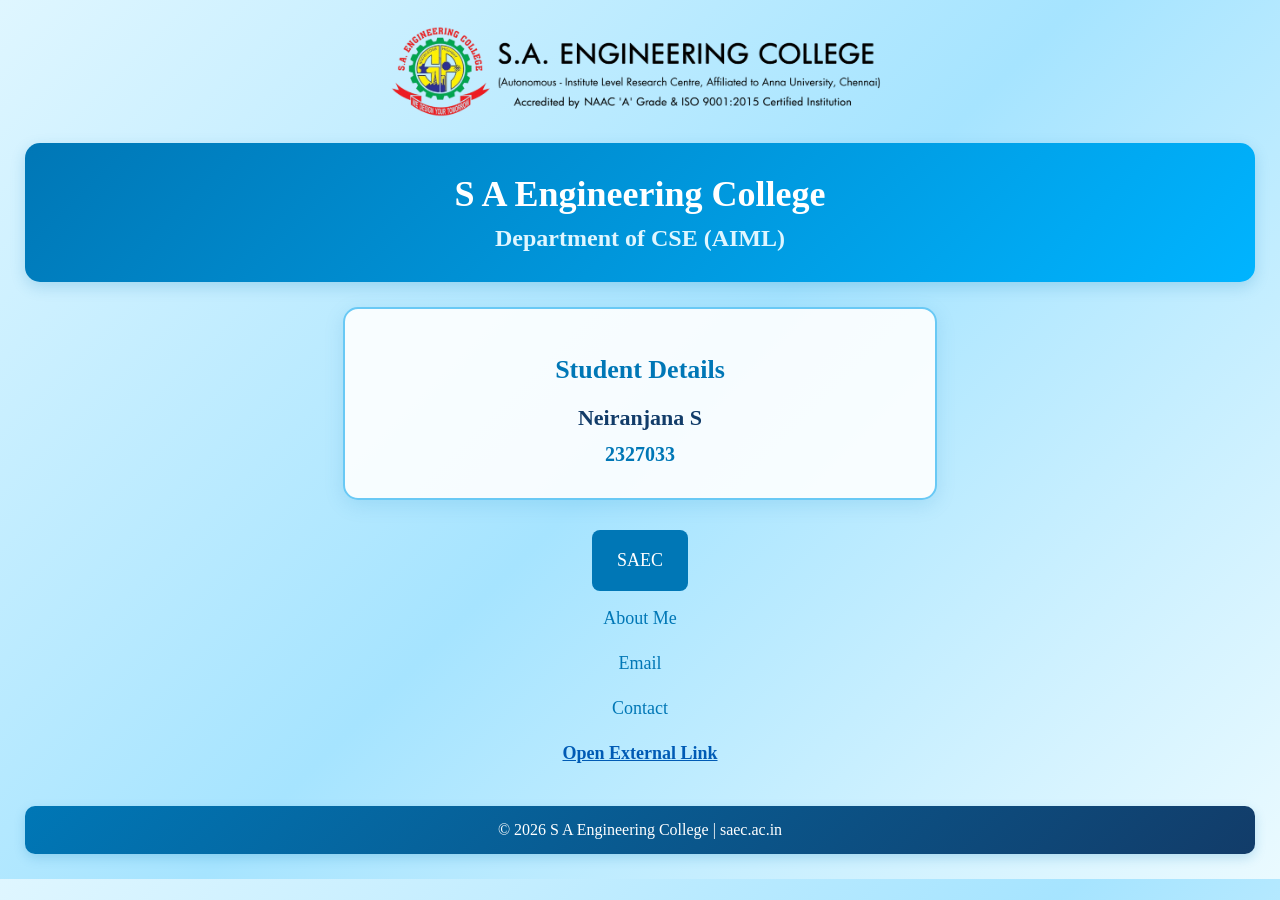
<file: Doodle blue Practice/index.html>
<!DOCTYPE html>
<html lang="en">
<head>
    <meta charset="UTF-8">
    <meta name="viewport" content="width=device-width, initial-scale=1.0">
    <meta name="description" content="S A Engineering website">
    <title>S A Engineering</title>
</head>

<body style="font-family: 'Times New Roman', Times, serif;
             background: linear-gradient(135deg, #dff6ff, #a6e4ff, #eafaff);
             color: #123c69;
             text-align: center;
             margin: 0;
             padding: 25px;">

    <img src="SAEC Logo.png"
         alt="S A Engineering College"
         width="500"
         height="100"
         style="max-width: 100%;
                height: auto;
                border-radius: 10px;
                margin-bottom: 20px;">

    <header style="background: linear-gradient(135deg, #0077b6, #00b4ff);
                   color: white;
                   padding: 20px;
                   border-radius: 15px;
                   margin-bottom: 25px;
                   box-shadow: 0 5px 15px #0077b633;">

        <h1 style="font-size: 36px; margin: 10px;">
            S A Engineering College
        </h1>

        <h2 style="font-size: 24px;
                   color: #dff6ff;
                   margin: 10px;">
            Department of CSE (AIML)
        </h2>

    </header>

    <section style="background-color: rgba(255,255,255,0.9);
                    max-width: 550px;
                    margin: 0 auto 25px;
                    padding: 20px;
                    border: 2px solid #69c9f5;
                    border-radius: 15px;
                    box-shadow: 0 5px 20px #0077b622;">

        <h3 style="color: #0077b6;
                   font-size: 26px;
                   margin-bottom: 20px;">
            Student Details
        </h3>

        <h4 style="color: #123c69;
                   font-size: 22px;
                   margin: 12px;">
            Neiranjana S
        </h4>

        <h4 style="color: #0077b6;
                   font-size: 20px;
                   margin: 12px;">
            2327033
        </h4>

    </section>

    <nav style="margin: 25px auto;
                line-height: 2.5;">

        <a href="https://saec.ac.in/"
           style="display: inline-block;
                  background-color: #0077b6;
                  color: white;
                  padding: 8px 25px;
                  border-radius: 8px;
                  text-decoration: none;
                  font-size: 18px;
                  margin: 5px;">
            SAEC
        </a>
        <br>

        <a href="about.html"
           style="color: #0077b6;
                  font-size: 18px;
                  text-decoration: none;">
            About Me
        </a>
        <br>

        <a href="mailto:sneiranjana2006@gmail.com"
           style="color: #0077b6;
                  font-size: 18px;
                  text-decoration: none;">
            Email
        </a>
        <br>

        <a href="tel:+917810096002"
           style="color: #0077b6;
                  font-size: 18px;
                  text-decoration: none;">
            Contact
        </a>
        <br>

        <a href="https://saec.ac.in/"
           target="_blank"
           rel="noopener"
           style="color: #005bb5;
                  font-size: 18px;
                  font-weight: bold;
                  text-decoration: underline;">
            Open External Link
        </a>

    </nav>

    <footer style="background: linear-gradient(135deg, #0077b6, #123c69);
                   color: white;
                   padding: 15px;
                   margin-top: 30px;
                   border-radius: 10px;
                   font-size: 16px;
                   box-shadow: 0 4px 12px #0077b633;">
        © 2026 S A Engineering College | saec.ac.in
    </footer>

</body>
</html>
</file>
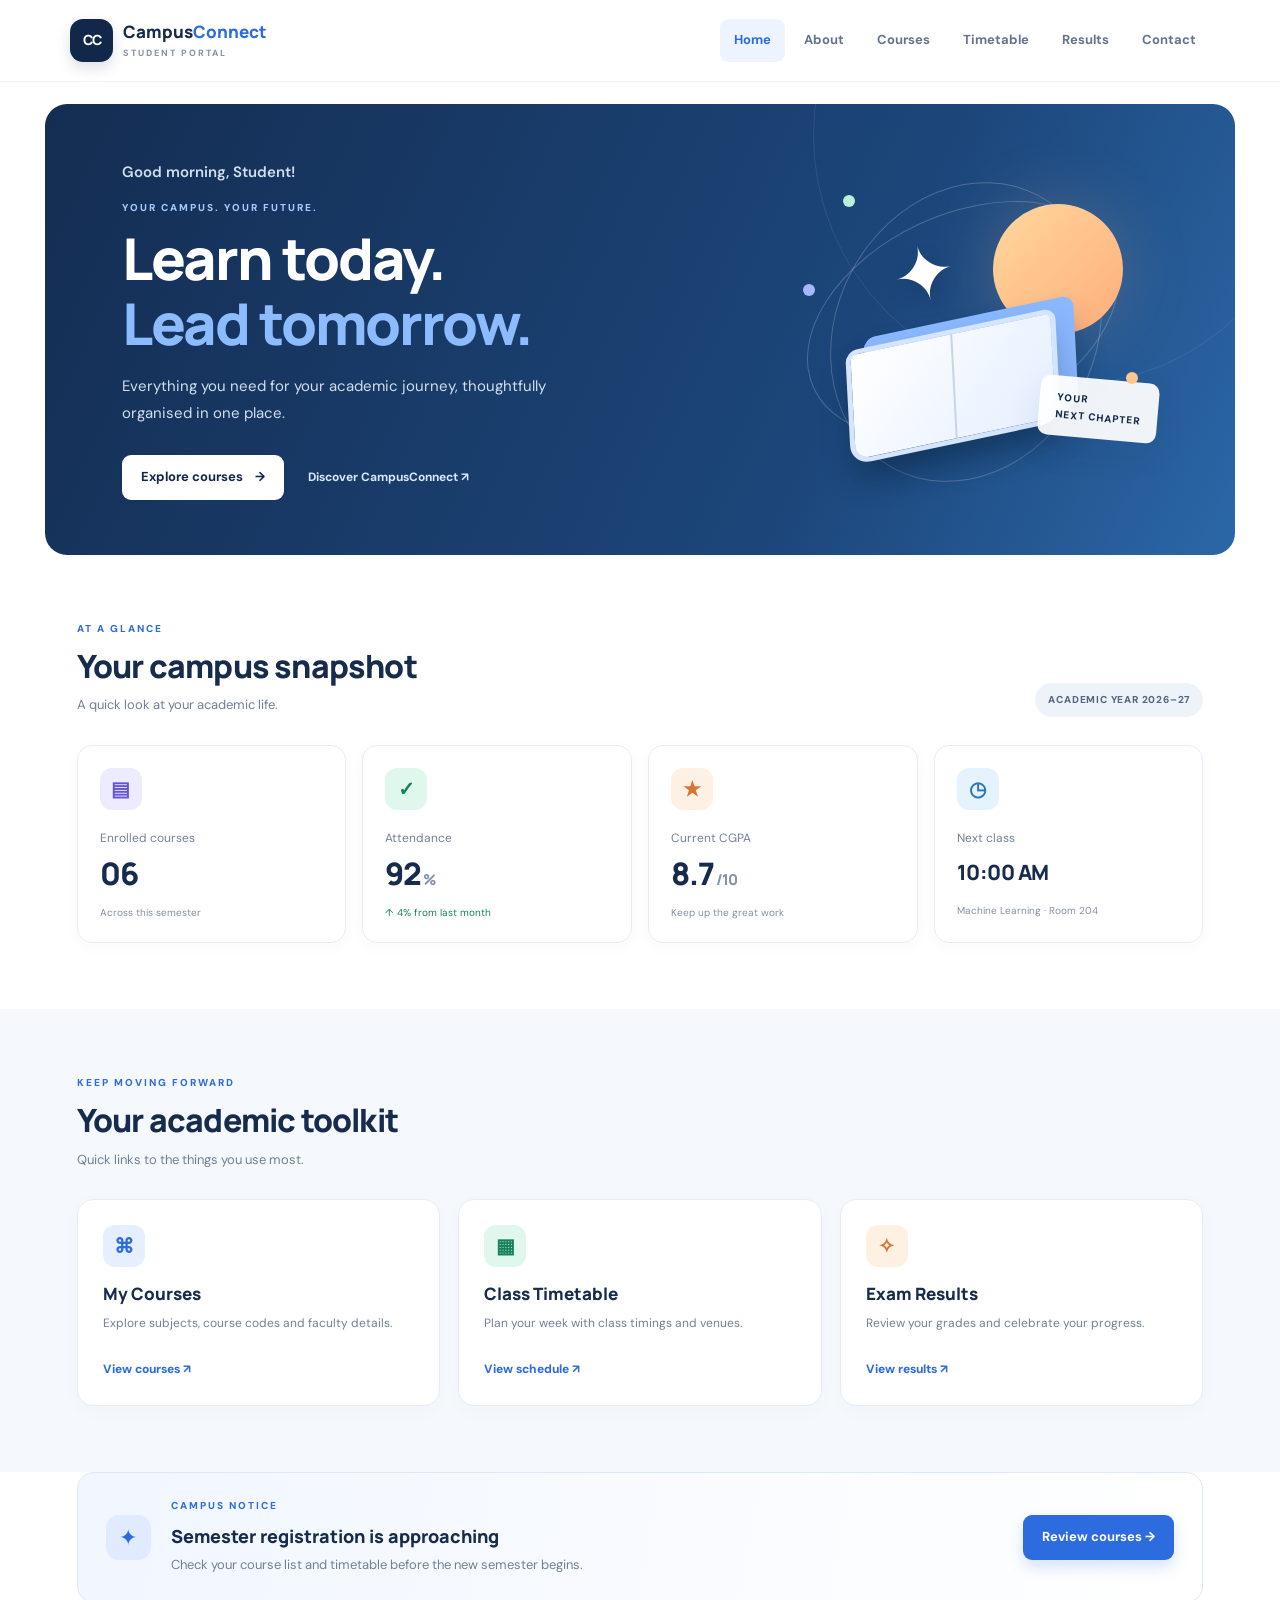
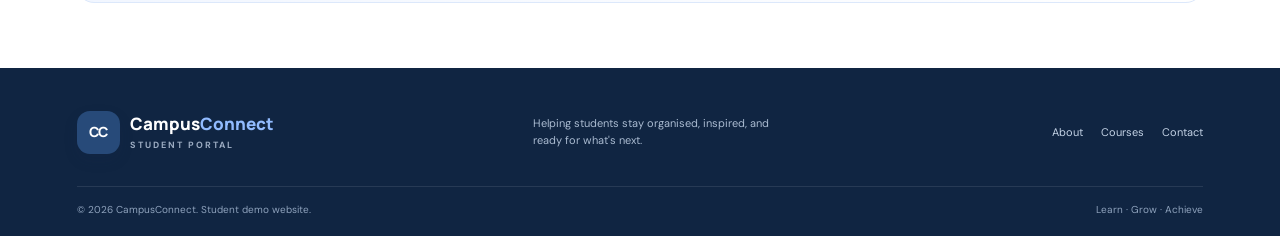
<file: student_portal_website/index.html>
<!DOCTYPE html>
<html lang="en">
<head>
  <meta charset="UTF-8">
  <meta name="viewport" content="width=device-width, initial-scale=1.0">
  <meta name="description" content="Student Portal - your academic information in one place.">
  <title>Home | CampusConnect Student Portal</title>
  <link rel="stylesheet" href="style.css">
  <script src="index.js" defer></script>
</head>
<body>
<header class="site-header">
  <a class="brand" href="index.html"><span class="brand-mark">CC</span><span>Campus<span class="brand-accent">Connect</span><small>STUDENT PORTAL</small></span></a>
  <input class="nav-toggle" type="checkbox" id="nav-toggle" aria-label="Toggle navigation">
  <label class="nav-toggle-label" for="nav-toggle"><span></span><span></span><span></span></label>
  <nav class="main-nav">
    <a class="active" href="index.html">Home</a><a href="about.html">About</a><a href="courses.html">Courses</a><a href="timetable.html">Timetable</a><a href="results.html">Results</a><a href="contact.html">Contact</a>
  </nav>
</header>
<main>
  <section class="hero">
    <div class="hero-content">
      <p class="greeting" id="greeting" aria-live="polite"></p>
      <span class="eyebrow light">YOUR CAMPUS. YOUR FUTURE.</span>
      <h1>Learn today.<br><span>Lead tomorrow.</span></h1>
      <p>Everything you need for your academic journey, thoughtfully organised in one place.</p>
      <div class="hero-actions"><a class="btn btn-white" href="courses.html">Explore courses <span>→</span></a><a class="text-link light-link" href="about.html">Discover CampusConnect ↗</a></div>
    </div>
    <div class="hero-art" aria-label="Illustration of a student studying" role="img">
      <div class="art-orbit orbit-one"></div><div class="art-orbit orbit-two"></div>
      <div class="art-sun"></div><div class="art-book book-back"></div><div class="art-book book-front"></div>
      <div class="art-cap">✦</div><div class="art-note">YOUR<br>NEXT CHAPTER</div>
      <div class="art-dot dot-one"></div><div class="art-dot dot-two"></div><div class="art-dot dot-three"></div>
    </div>
  </section>
  <section class="section">
    <div class="section-heading"><div><span class="eyebrow">AT A GLANCE</span><h2>Your campus snapshot</h2><p class="muted">A quick look at your academic life.</p></div><span class="term-pill">ACADEMIC YEAR 2026–27</span></div>
    <div class="stats-grid">
      <article class="stat-card"><div class="stat-icon lavender">▤</div><span class="stat-label">Enrolled courses</span><strong>06</strong><span class="stat-foot">Across this semester</span></article>
      <article class="stat-card"><div class="stat-icon mint">✓</div><span class="stat-label">Attendance</span><strong>92<span class="small-unit">%</span></strong><span class="stat-foot positive">↑ 4% from last month</span></article>
      <article class="stat-card"><div class="stat-icon peach">★</div><span class="stat-label">Current CGPA</span><strong>8.7<span class="small-unit">/10</span></strong><span class="stat-foot">Keep up the great work</span></article>
      <article class="stat-card"><div class="stat-icon sky">◷</div><span class="stat-label">Next class</span><strong class="stat-time">10:00 AM</strong><span class="stat-foot">Machine Learning · Room 204</span></article>
    </div>
  </section>
  <section class="section section-tint">
    <div class="section-heading"><div><span class="eyebrow">KEEP MOVING FORWARD</span><h2>Your academic toolkit</h2><p class="muted">Quick links to the things you use most.</p></div></div>
    <div class="feature-grid">
      <a class="feature-card" href="courses.html"><div class="feature-icon blue">⌘</div><h3>My Courses</h3><p>Explore subjects, course codes and faculty details.</p><span class="card-arrow">View courses ↗</span></a>
      <a class="feature-card" href="timetable.html"><div class="feature-icon green">▦</div><h3>Class Timetable</h3><p>Plan your week with class timings and venues.</p><span class="card-arrow">View schedule ↗</span></a>
      <a class="feature-card" href="results.html"><div class="feature-icon orange">✧</div><h3>Exam Results</h3><p>Review your grades and celebrate your progress.</p><span class="card-arrow">View results ↗</span></a>
    </div>
  </section>
  <section class="section notice-section"><div class="notice-icon">✦</div><div><span class="eyebrow">CAMPUS NOTICE</span><h2>Semester registration is approaching</h2><p class="muted">Check your course list and timetable before the new semester begins.</p></div><a class="btn btn-primary" href="courses.html">Review courses →</a></section>
</main>
<footer class="site-footer"><div class="footer-top"><a class="brand footer-brand" href="index.html"><span class="brand-mark">CC</span><span>Campus<span class="brand-accent">Connect</span><small>STUDENT PORTAL</small></span></a><p>Helping students stay organised, inspired, and ready for what's next.</p><div class="footer-links"><a href="about.html">About</a><a href="courses.html">Courses</a><a href="contact.html">Contact</a></div></div><div class="footer-bottom"><span>© 2026 CampusConnect. Student demo website.</span><span>Learn · Grow · Achieve</span></div></footer>
</body>
</html>
</file>
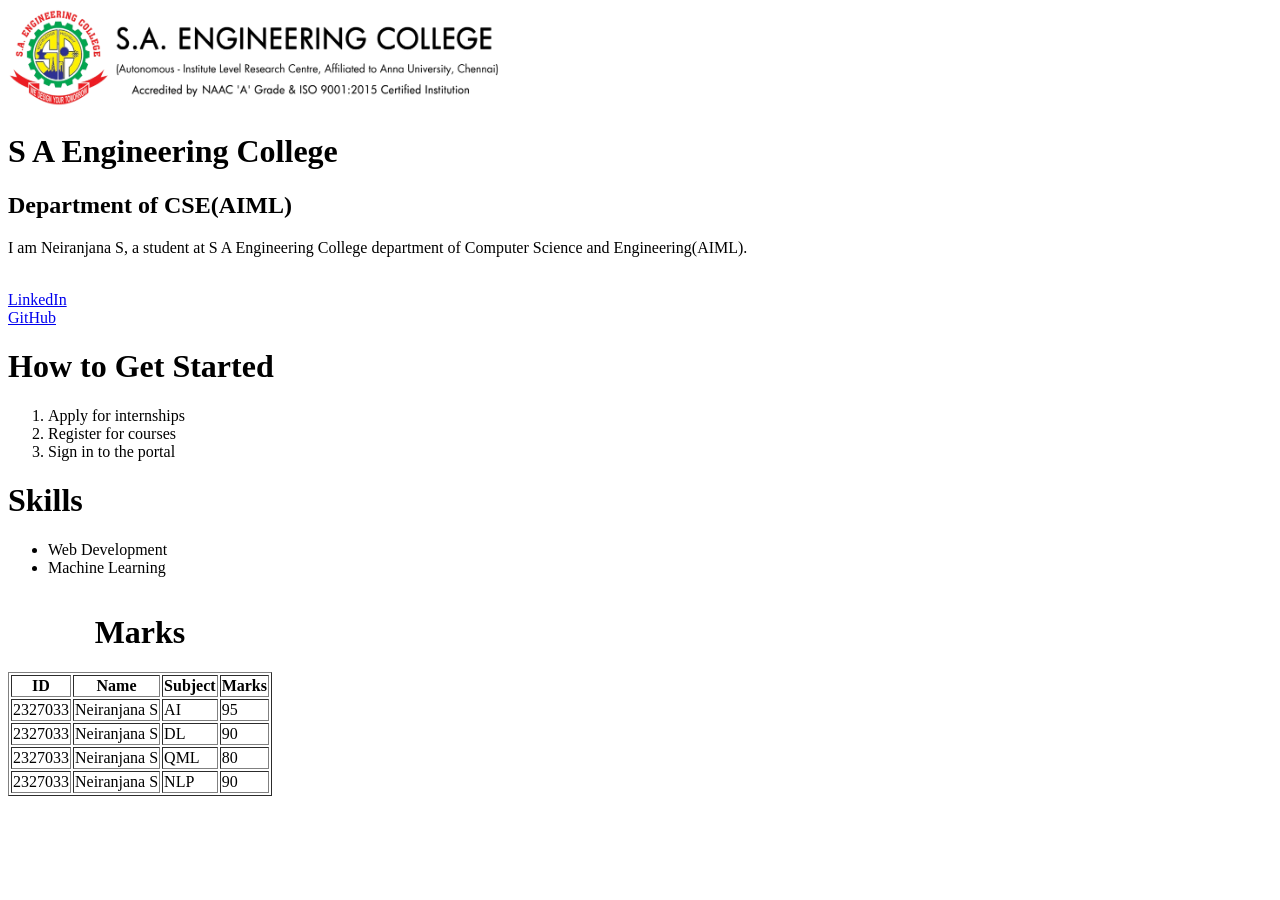
<file: Doodle blue Practice/about.html>
<!DOCTYPE html>
<html lang="en">
<head>
    <meta charset="UTF-8">
    <meta name="viewport" content="width=device-width, initial-scale=1.0">
    <title>About Me</title>
</head>
<body>
    <img src="SAEC Logo.png" alt="S A Engineering College" width="500" height="100">
    <header><h1>S A Engineering College</h1>
    <h2>Department of CSE(AIML)</h2></header>
    <p>I am Neiranjana S, a student at S A Engineering College department of Computer Science and Engineering(AIML).</p><br>
    <a href="https://www.linkedin.com/in/neiranjana-s-8457242a5" target="_blank" rel="noopener">LinkedIn</a><br>
    <a href="https://github.com/NeiranjanaS" target="_blank" rel="noopener">GitHub</a><br>

    <h1>How to Get Started</h1><ol start="1">
        <li>Apply for internships</li>
        <li>Register for courses</li>
        <li>Sign in to the portal</li>
    </ol>

    <h1>Skills</h1>
    <ul>
        <li>Web Development</li>
        <li>Machine Learning</li>
    </ul>

    <table border="1">
        <caption><h1>Marks</h1></caption>
        <thead>
            <tr>
                <th scope="col">ID</th>
                <th scope="col">Name</th>
                <th scope="col">Subject</th>
                <th scope="col">Marks</th>
            </tr>
        </thead>
        <tbody>
            <tr>
                <td>2327033</td>
                <td>Neiranjana S</td>
                <td>AI</td>
                <td>95</td>
            </tr>
            <tr>
                <td>2327033</td>
                <td>Neiranjana S</td>
                <td>DL</td>
                <td>90</td>
            </tr>
            <tr>
                <td>2327033</td>
                <td>Neiranjana S</td>
                <td>QML</td>
                <td>80</td>
            </tr>
            <tr>
                <td>2327033</td>
                <td>Neiranjana S</td>
                <td>NLP</td>
                <td>90</td>
            </tr>
        </tbody>
    </table>
</body>
</html>
</file>
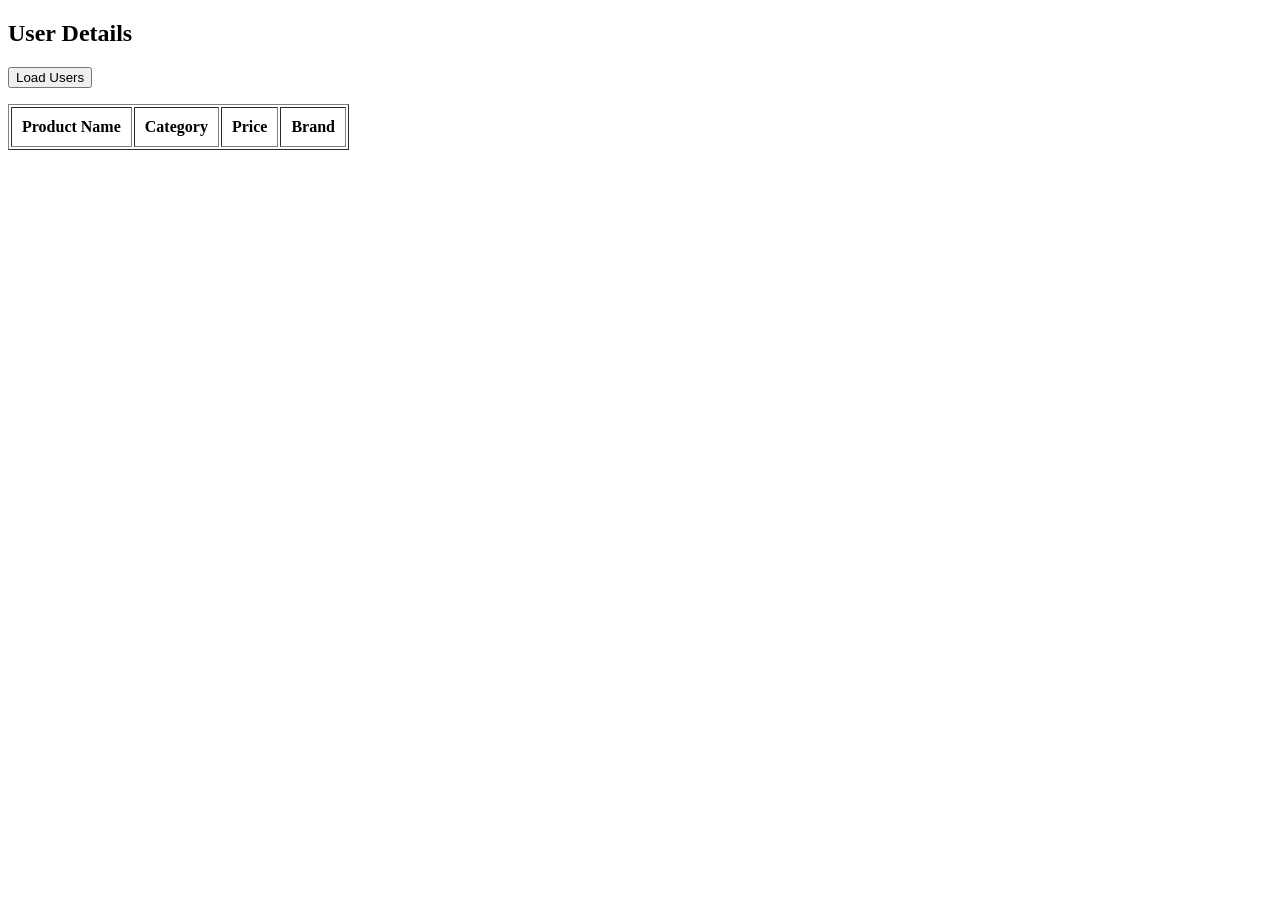
<file: Doodle blue Practice/apifetch.html>
<!DOCTYPE html>
<html lang="en">
<head>
    <meta charset="UTF-8">
    <meta name="viewport" content="width=device-width, initial-scale=1.0">
    <title>API Fetch</title>
</head>
<body>
    <h2> User Details </h2>
    <button id="loadBtn">Load Users</button>
    <p id="status"></p>
    <table border="1" cellpadding="10">
        <thead>
            <tr>
                <th>Product Name</th>
                <th>Category</th>
                <th>Price</th>
                <th>Brand</th>
            </tr>
        </thead>
        <tbody id="userTable">
            <!--API data will be added here-->
        </tbody>
    </table>

    <script>
        const loadBtn= document.getElementById("loadBtn");
        const userTable= document.getElementById("userTable");
        const status= document.getElementById("status");

        function displayUsers(data){
            userTable.innerHTML = "";
            data.products.forEach((products)=>{
                const row= document.createElement("tr");

                row.innerHTML= `
                <td>${products.title}</td>
                <td>${products.category}</td>
                <td>${products.price}</td>
                <td>${products.brand}</td>`;

                userTable.appendChild(row);
            });
        }

        async function fetchUsers(){
            status.textContent= "Loading Users.....";
            loadBtn.disabled= true;
            userTable.innerHTML=" ";

            try{
                const response= await fetch("https://dummyjson.com/products");

            if(!response.ok){
                throw new Error("Failed to fetch users");
            }
            const data= await response.json();

            //Store API data in Local Storage
            localStorage.setItem("data", JSON.stringify(data));

            //Display the fetched data
            displayUsers(data);

            status.textContent= "Users loaded successfully!";
        } catch(error){
            status.textContent= "Error: "+error.message;
        }finally{
            loadBtn.disabled= false;
        }
    }

    function loadSavedUsers(){
        const savedData= localStorage.getItem("data");
        if(savedData){
            displayUsers(JSON.parse(savedData));
            status.textContent= "Users loaded from Local Storage!";
        }
        else{
            status.textContent= "Click Load Users to fetch data"
        }
    }
    loadBtn.addEventListener("click",fetchUsers);
    </script>
</body>
</html>
</file>
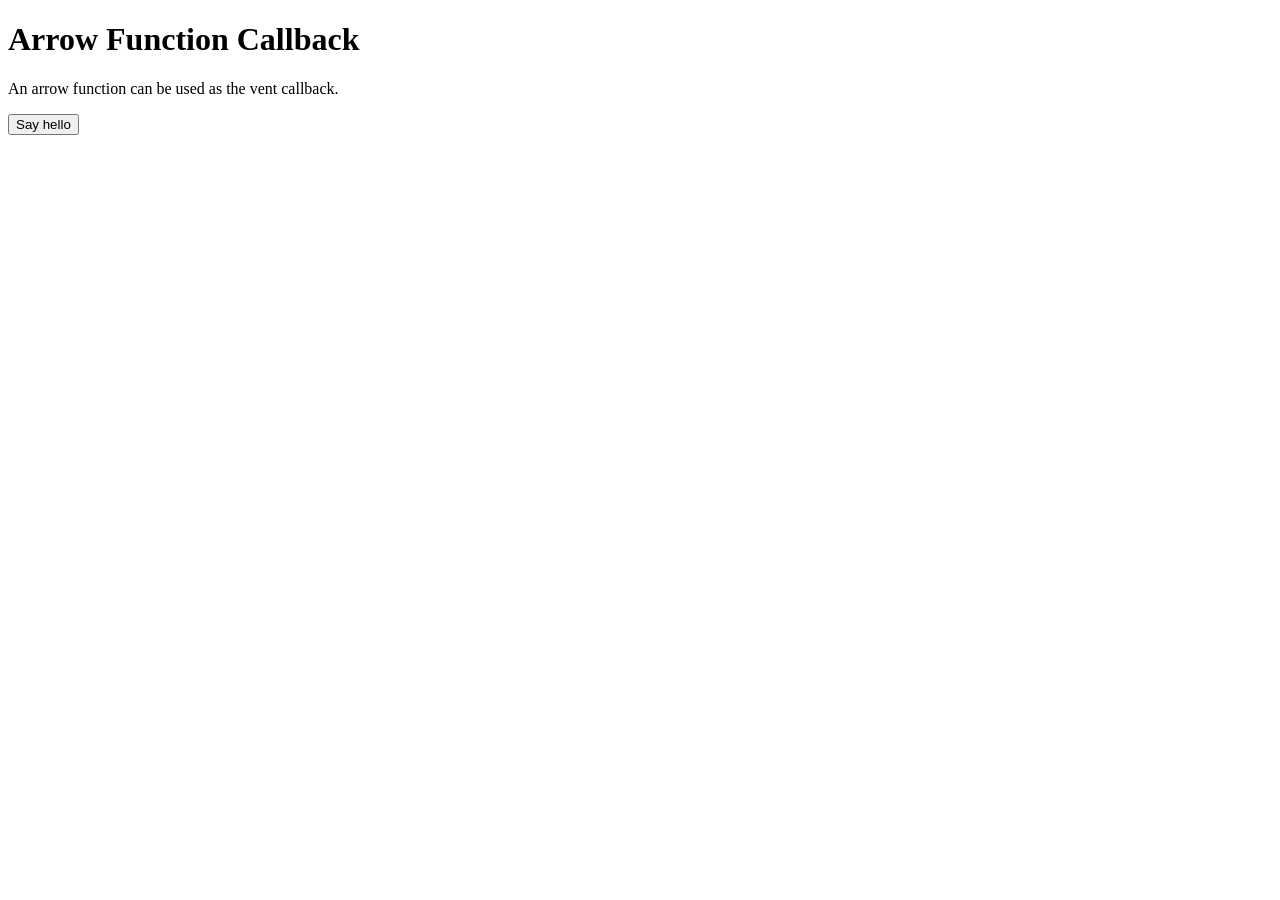
<file: Doodle blue Practice/arrow func.html>
<!DOCTYPE html>
<html lang="en">
<head>
    <meta charset="UTF-8">
    <meta name="viewport" content="width=device-width, initial-scale=1.0">
    <title>Document</title>
</head>
<body>
    <h1>Arrow Function Callback</h1>
    <p> An arrow function can be used as the vent callback.</p>
    <button id="helloBtn">Say hello</button>
    <p id="result" class="result"></p>
    <script>
        const button= document.querySelector("#helloBtn");
        const result= document.querySelector("#result");
        button.addEventListener("click", () =>{
            result.textContent="Hello, Students!"
        });
    </script>
</body>
</html>
</file>
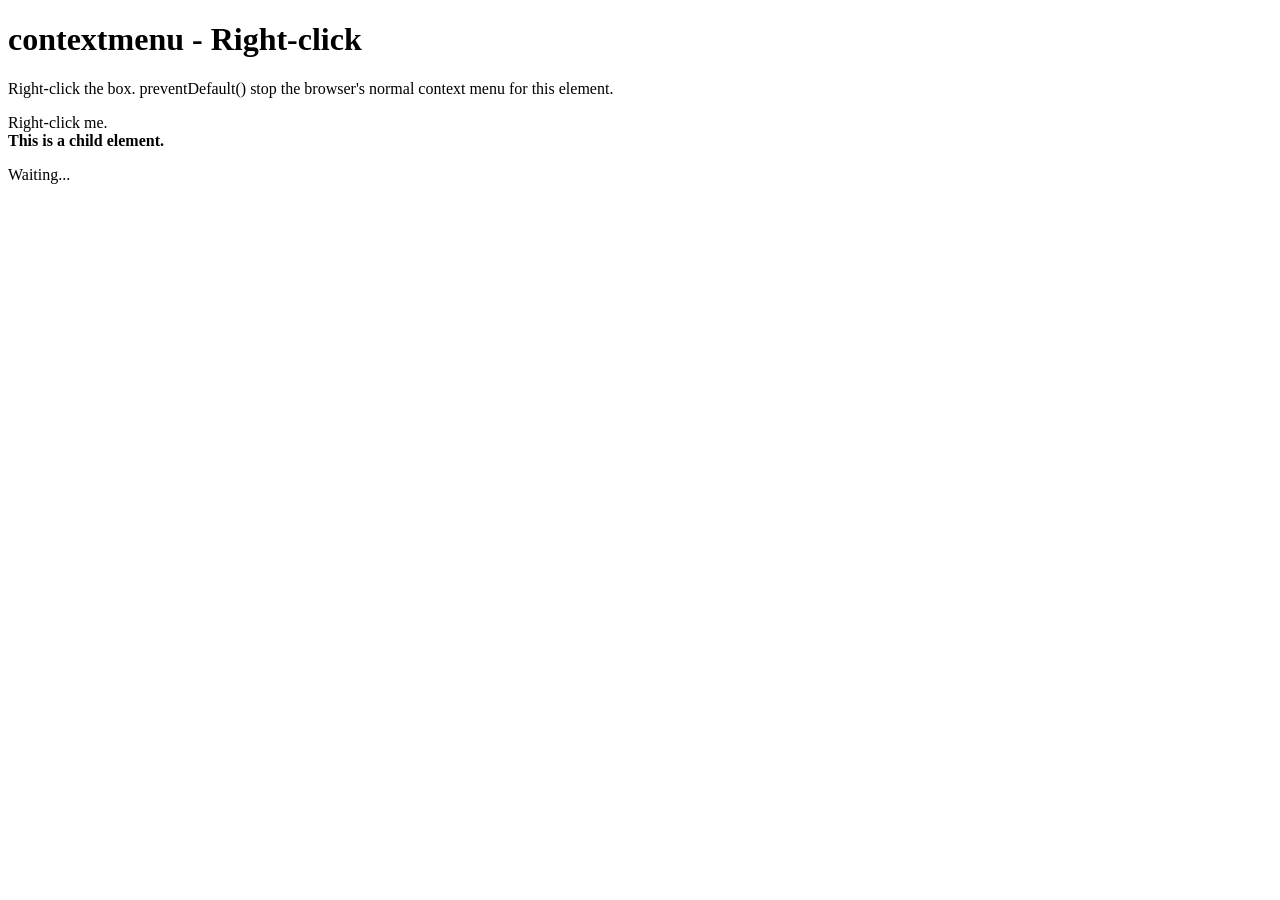
<file: Doodle blue Practice/contextmenu.html>
<!DOCTYPE html>
<html lang="en">
<head>
    <meta charset="UTF-8">
    <meta name="viewport" content="width=device-width, initial-scale=1.0">
    <title>Document</title>
</head>
<body>
    <h1>contextmenu - Right-click</h1>
    <p>Right-click the box. preventDefault() stop the browser's normal context menu for this element.</p>
    <div id="target" class="box">Right-click me.<br>
        <strong>This is a child element.</strong>
    </div><p id="result" class="result">Waiting...</p>
    <script>
        const target=document.querySelector("#target");
        const result=document.querySelector("#result");
        target.addEventListener("contextmenu", (event) =>{
            event.preventDefault();
            result.textContent="custom Right-click action";
            target.style.backgroundColor="#e9d5ff"
        });
    </script>
</body>
</html>
</file>
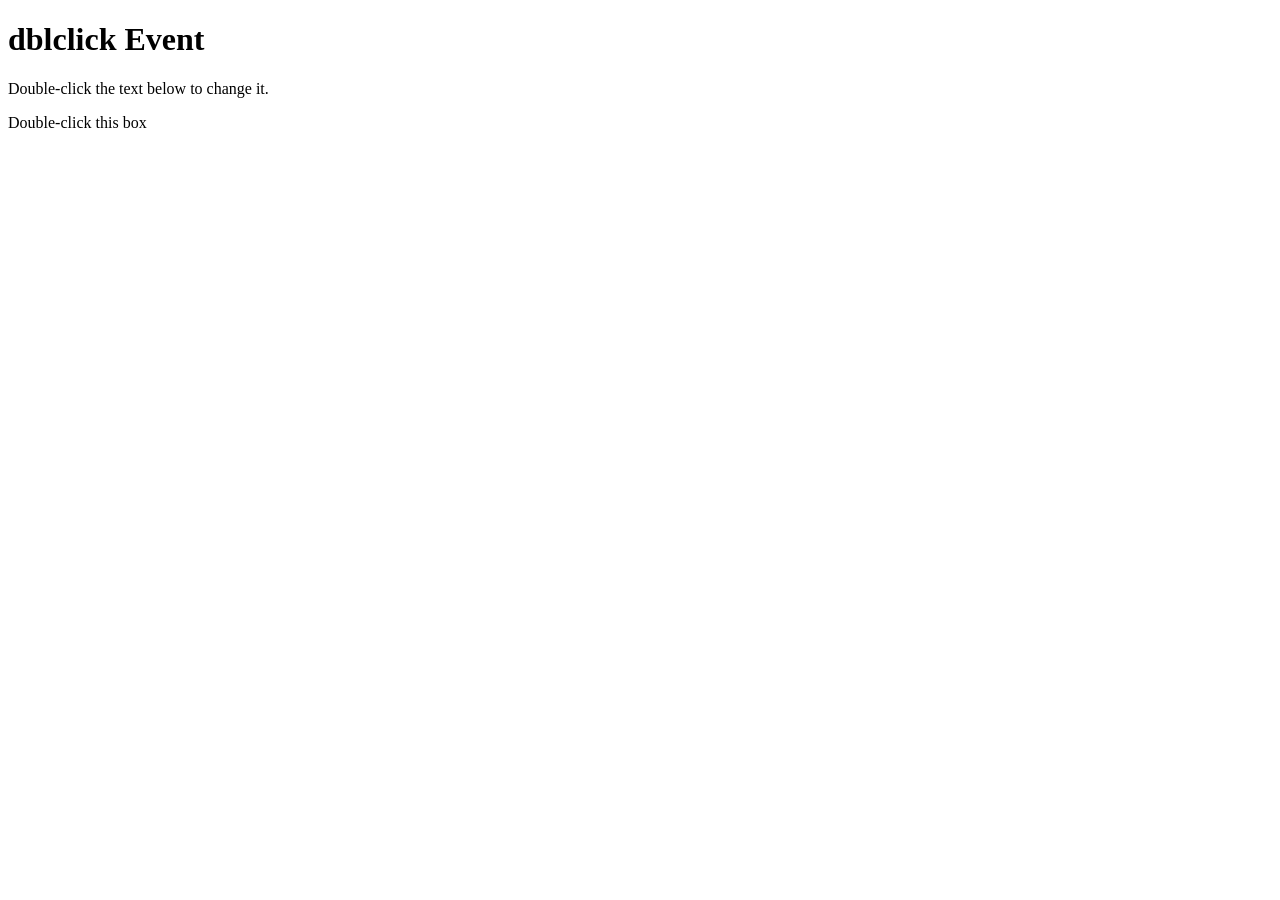
<file: Doodle blue Practice/dbclick event.html>
<!DOCTYPE html>
<html lang="en">
<head>
    <meta charset="UTF-8">
    <meta name="viewport" content="width=device-width, initial-scale=1.0">
    <title>Document</title>
</head>
<body>
    <h1>dblclick Event </h1>
    <p>Double-click the text below to change it.</p>
    <p id="target" class="box">Double-click this box</p>
    <script>
        const target= document.querySelector("#target");
        target.addEventListener("dblclick", () =>{
            target.textContent= "You double-clicked the box!";
            target.style.backgroundColor="#bbf7d0";
        });
    </script>
</body>
</html>
</file>
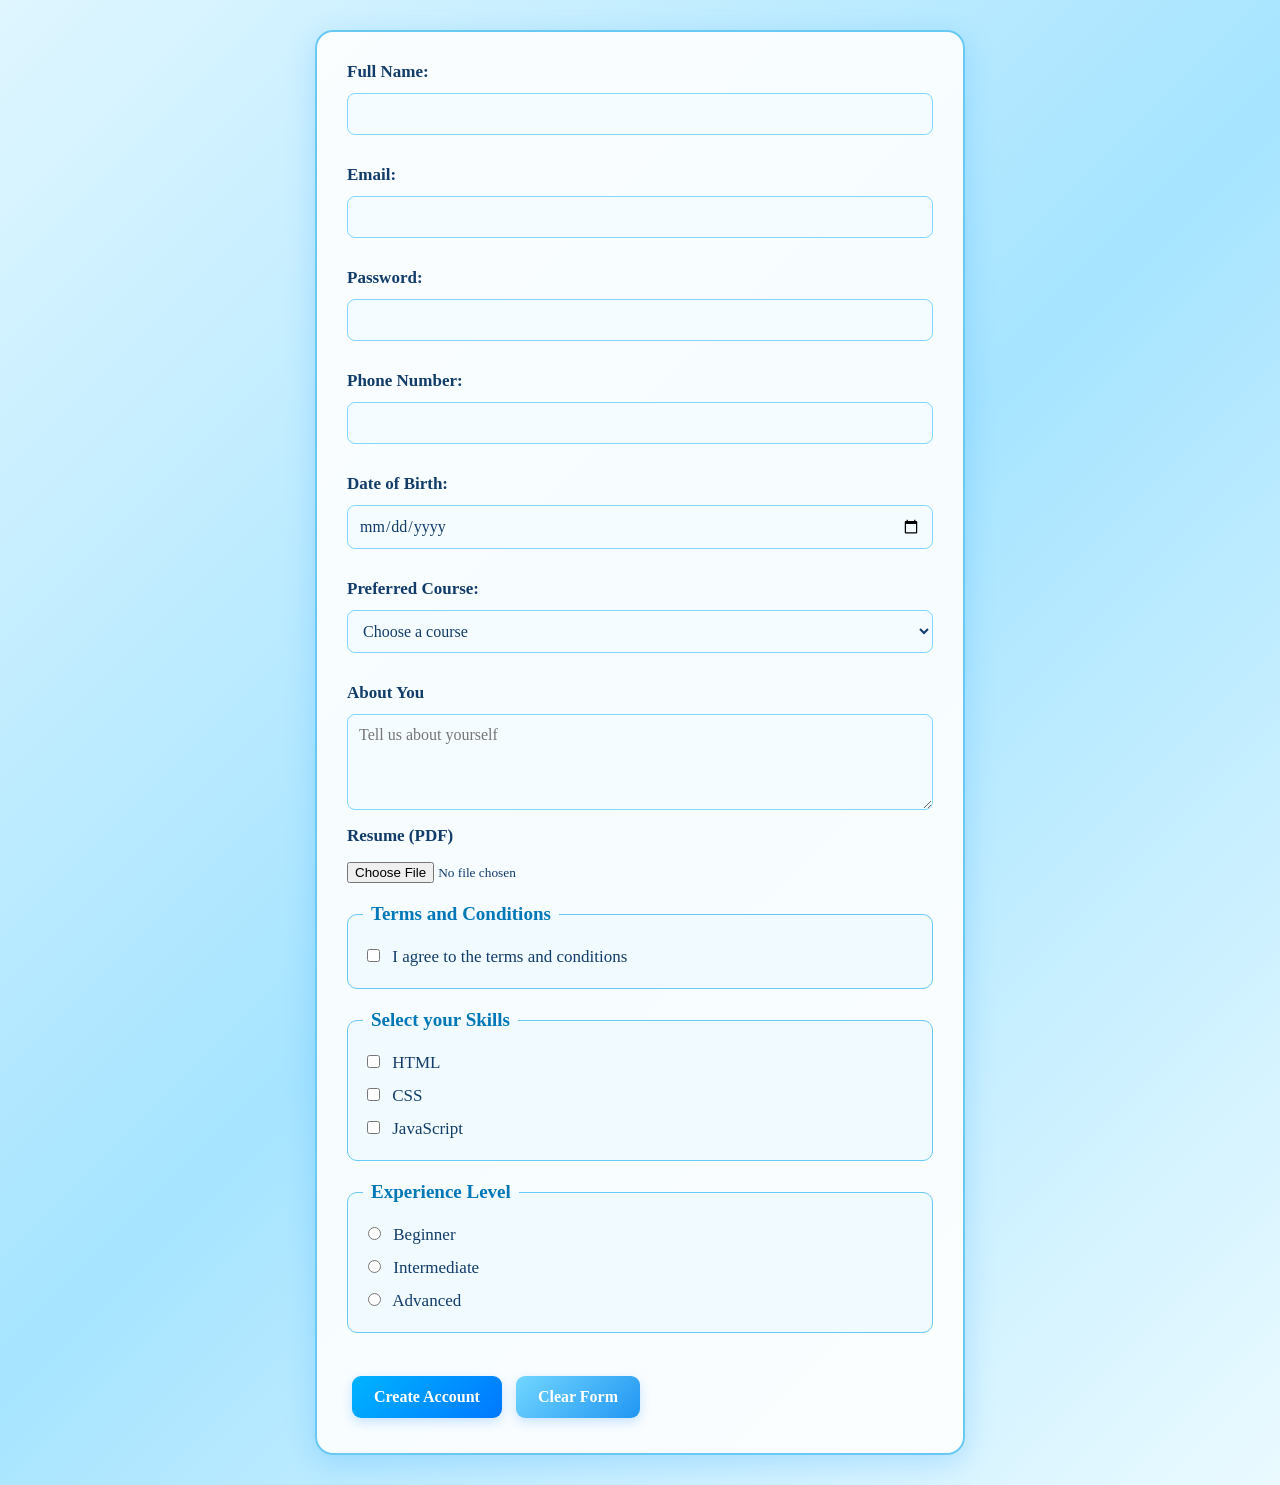
<file: Doodle blue Practice/form-controls.html>
<!DOCTYPE html>
<html lang="en">
<head>
    <meta charset="UTF-8">
    <meta name="viewport" content="width=device-width, initial-scale=1.0">
    <title>HTML Form Controls</title>
    <link rel="stylesheet" href="style.css">
</head>
<body>
    <main>
        <form action="/preferences" method="post">
            <label for="fullname">Full Name:</label>
            <input type="text" id="fullname" name="fullname" minlength="2" maxlength="60" required><br><br>
            <label for="email">Email:</label>
            <input type="email" id="email" name="email" required><br><br>
            <label for="password">Password:</label>
            <input type="password" id="password" name="password" minlength="8" required><br><br>
            <label for="phone">Phone Number:</label>
            <input type="number" id="phone" name="phone" pattern="[0-9]{10}" title="Enter a 10-digit phone number"><br><br>
            <label for="dob">Date of Birth:</label>
            <input type="date" id="dob" name="dob" required><br><br>
            <label for="course">Preferred Course:</label>
            <select id="course" name="course" required>
                <option value="Course">Choose a course</option>
                <option value="HTML/CSS">HTML &amp; CSS</option>
                <option value="JavaScript">JavaScript</option>
                <option value="Frontend Development">Frontend Development</option>
            </select><br><br>
            <label for="bio">About You</label><br>
            <textarea id="bio" name="bio" rows="4" maxlength="300" placeholder="Tell us about yourself"></textarea><br>
            <label for="resume">Resume (PDF)</label>
            <input type="file" id="resume" name="resume" accept=".pdf,application/pdf">
            <fieldset>
                <legend>Terms and Conditions</legend>
                <label for="terms">
                    <input type="checkbox" id="terms" name="terms" value="accepted" required>
                    I agree to the terms and conditions
                </label><br>
            </fieldset>
            <fieldset>
                <legend>Select your Skills </legend>
                <label for="skill-html">
                    <input type="checkbox" id="skill-html" name="skills" value="HTML">
                    HTML                                                                                                                                                     
                </label><br>
                <label for="skill-css">
                    <input type="checkbox" id="skill-css" name="skills" value="CSS">
                    CSS
                </label><br>
                <label for="skill-js">
                    <input type="checkbox" id="skill-js" name="skills" value="JavaScript">
                    JavaScript
                </label><br>
            </fieldset>
            <fieldset>
                <legend>Experience Level</legend>
                <label for="level-beginner">
                    <input type="radio" id="level-beginner" name="level" value="beginner" required>
                    Beginner
                </label><br>
                <label for="level-intermediate">
                    <input type="radio" id="level-intermediate" name="level" value="intermediate" required>
                    Intermediate
                </label><br>
                <label for="level-advanced">
                    <input type="radio" id="level-advanced" name="level" value="advanced" required>
                    Advanced
                </label><br>
            </fieldset><br>
            <button type="submit">Create Account</button>
            <button type="reset">Clear Form</button>
        </form>
    </main>
</body>
</html>
</file>
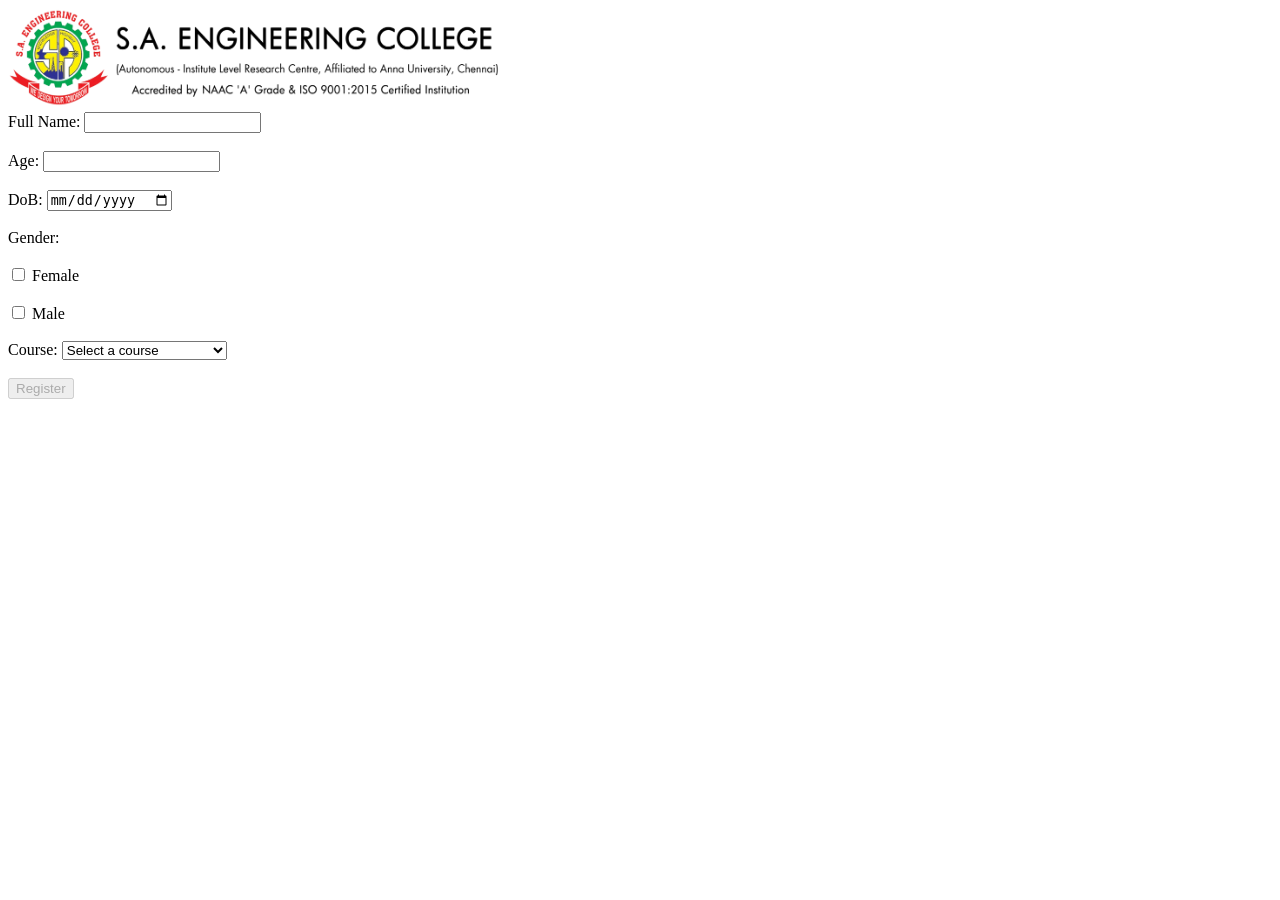
<file: Doodle blue Practice/getdetails.html>
<!DOCTYPE html>
<html lang="en">
<head>
    <meta charset="UTF-8">
    <meta name="viewport" content="width=device-width, initial-scale=1.0">
    <title>Get Details</title>
</head>
<body>
    <img src="SAEC Logo.png" alt="S A Engineering College" width="500" height="100">
    <form action="/register" method="post">
        <label for="name">Full Name:</label>
        <input id="name" name="name" required><br><br>
        <label for="age">Age:</label>
        <input id="age" name="age" type="number" required><br><br>
        <label for="dob">DoB:</label>
        <input id="dob" name="dob" type="date" required><br><br>
         <label for="gender">Gender:</label><br><br>
        <input type="checkbox" id="female" name="female" value="female" />
        <label for="female">Female</label><br><br>
        <input type="checkbox" id="male" name="male" value="male" />
        <label for="male">Male</label><br><br>
        <label for="course">Course:</label>
        <select id="course" name="course" required><br><br>
            <option value="">Select a course</option>
            <option value="Computer Science">Computer Science</option>
            <option value="Mechanical Engineering">Mechanical Engineering</option>
            <option value="Electrical Engineering">Electrical Engineering</option>
        </select><br><br>
        <button type="submit" disabled>Register</button>
    </form>
</body>
</html>
</file>
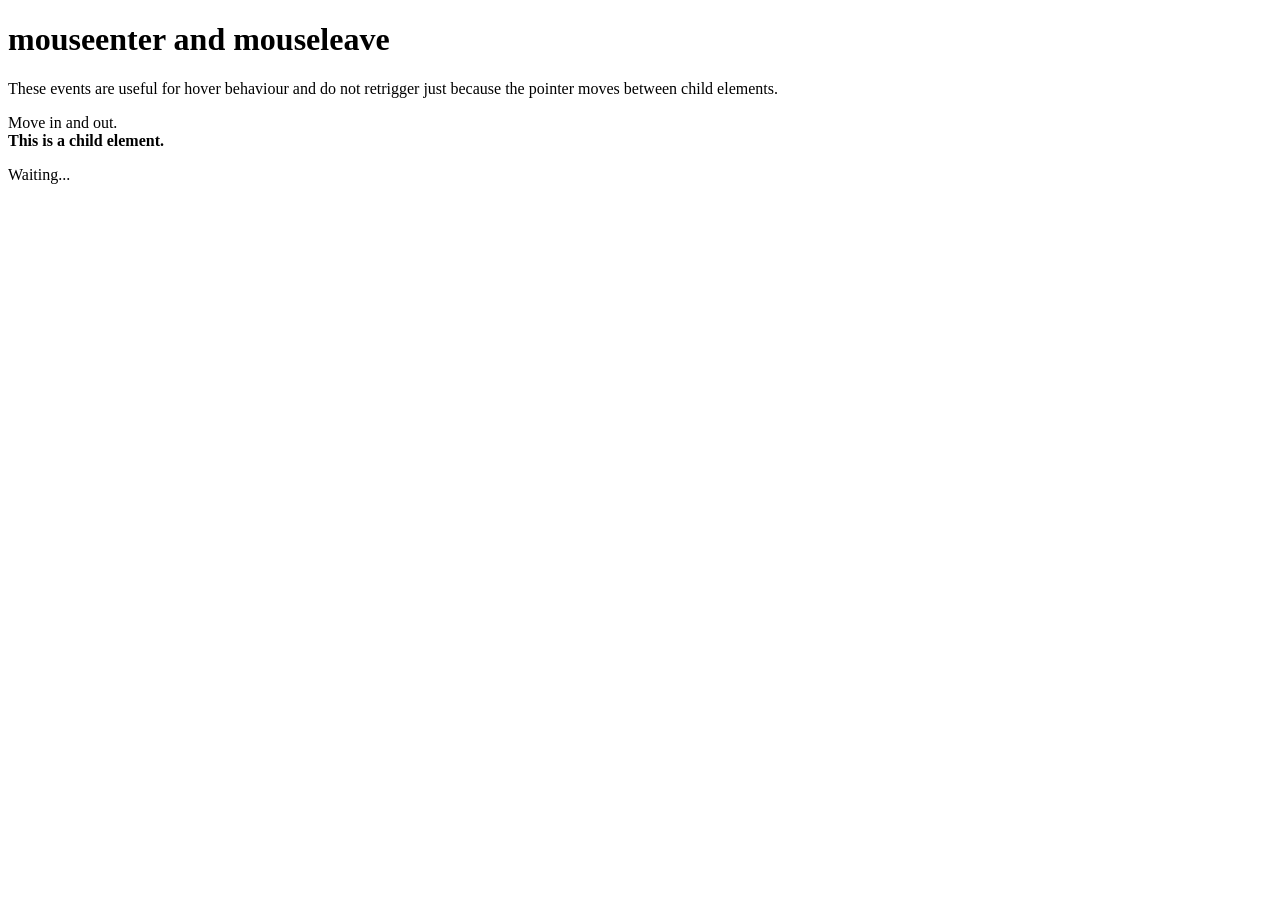
<file: Doodle blue Practice/mouseenter mouseleave.html>
<!DOCTYPE html>
<html lang="en">
<head>
    <meta charset="UTF-8">
    <meta name="viewport" content="width=device-width, initial-scale=1.0">
    <title>Document</title>
</head>
<body>
    <h1>mouseenter and mouseleave</h1>
    <p>These events are useful for hover behaviour and do not retrigger
    just because the pointer moves between child elements.</p>
    <div id="target" class="box">Move in and out.<br>
        <strong>This is a child element.</strong>
    </div><p id="result" class="result">Waiting...</p>
    <script>
        const target=document.querySelector("#target");
        const result=document.querySelector("#result");
        target.addEventListener("mouseenter", () =>{
            target.style.backgroundColor="#bbf7d0";
            result.textContent="mouseenter pointer entered the box  ";
        });
        target.addEventListener("mouseleave", () =>{
            target.style.backgroundColor="#dbeafe";
            result.textContent="mouseleave pointer left the box";
        });
    </script>
</body>
</html>
</file>
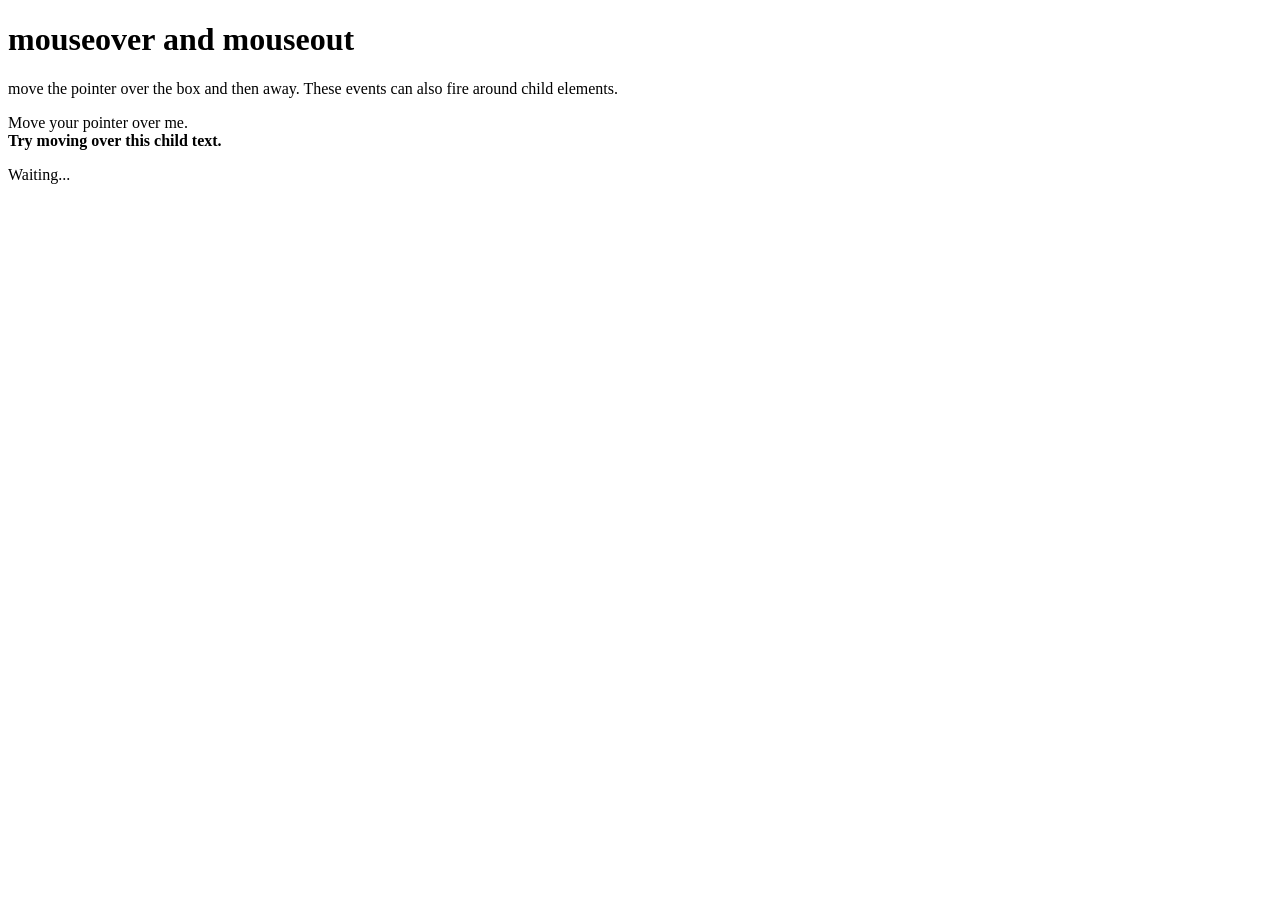
<file: Doodle blue Practice/mouseover mouseout.html>
<!DOCTYPE html>
<html lang="en">
<head>
    <meta charset="UTF-8">
    <meta name="viewport" content="width=device-width, initial-scale=1.0">
    <title>Document</title>
</head>
<body>
    <h1>mouseover and mouseout</h1>
    <p>move the pointer over the box and then away. These events can also fire around child elements.</p>
    <div id="target" class="box">Move your pointer over me.<br>
        <strong>Try moving over this child text.</strong>
    </div><p id="result" class="result">Waiting...</p>
    <script>
        const target=document.querySelector("#target");
        const result=document.querySelector("#result");
        target.addEventListener("mouseover", () =>{
            target.style.backgroundColor="#fed7aa";
            result.textContent="mouseover fired";
        });
        target.addEventListener("mouseout", () =>{
            target.style.backgroundColor="#dbeafe";
            result.textContent="mouseout fired";
        });
    </script>
</body>
</html>
</file>
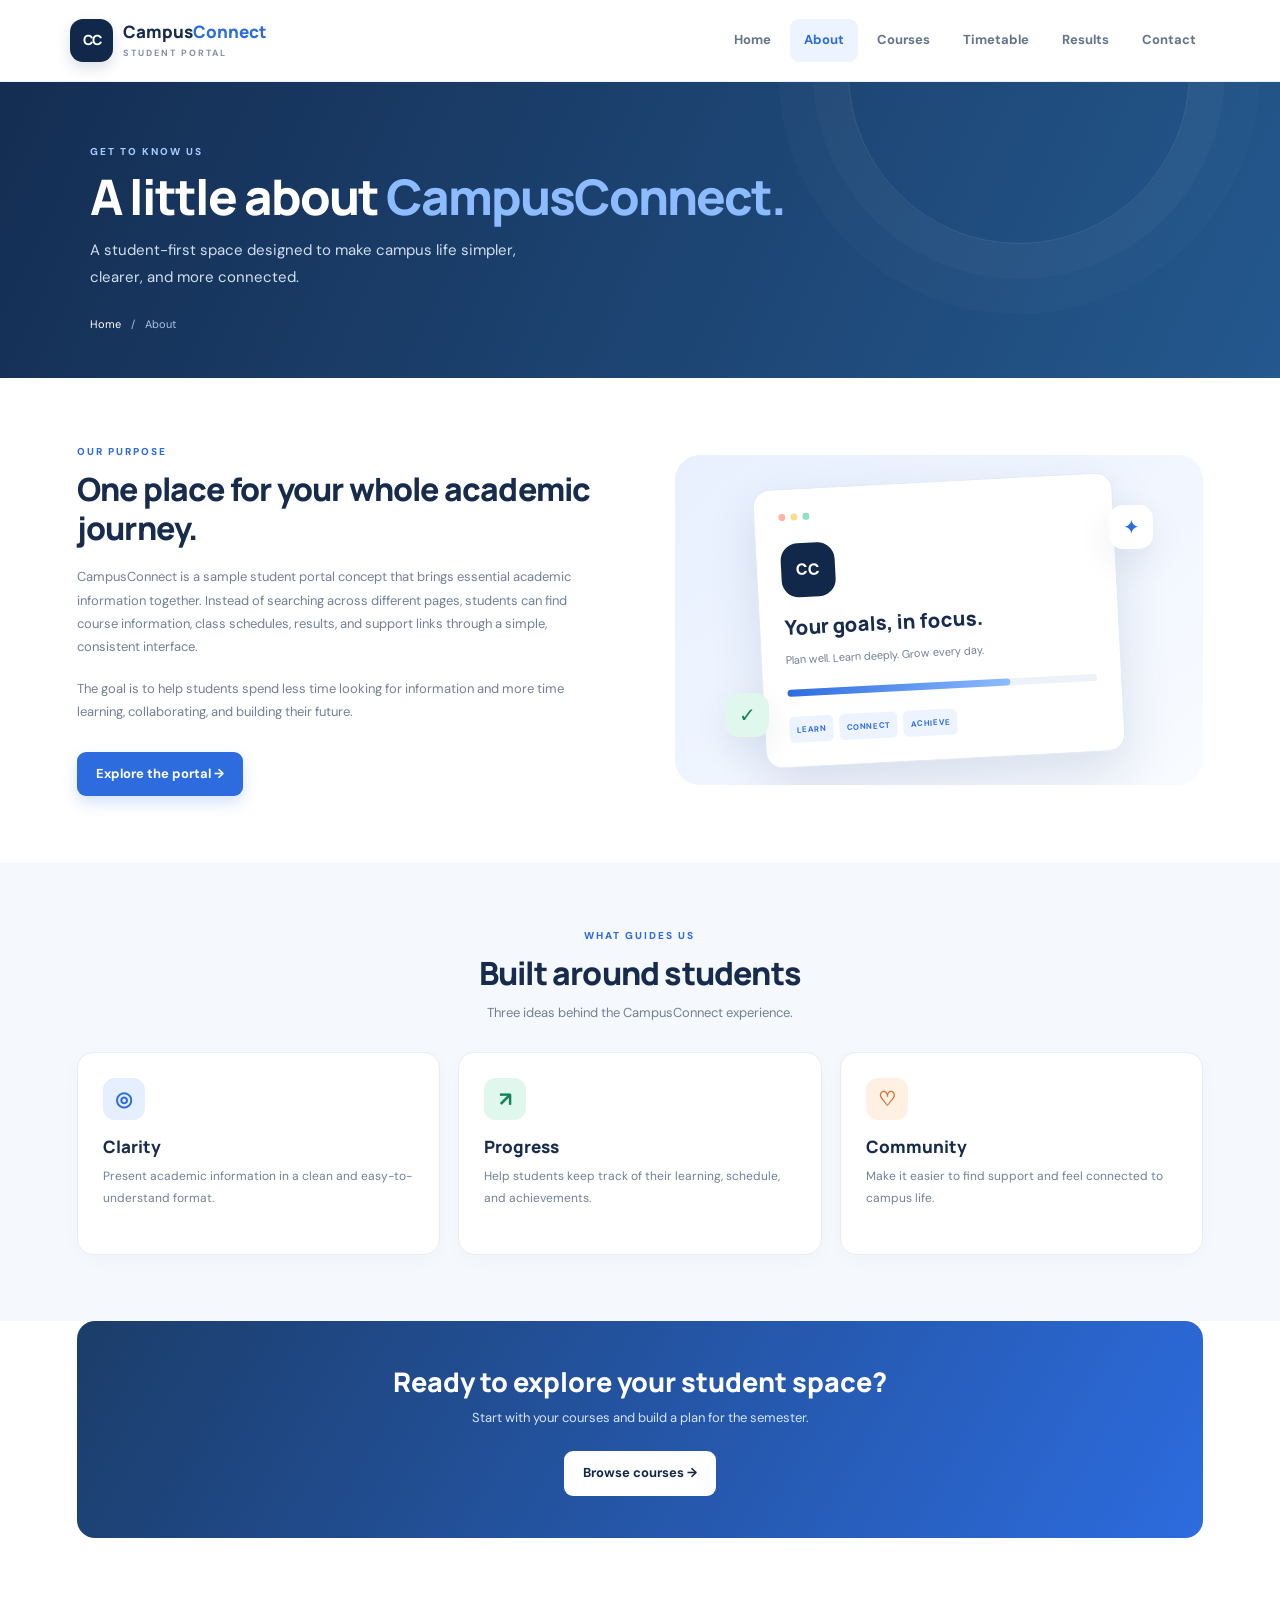
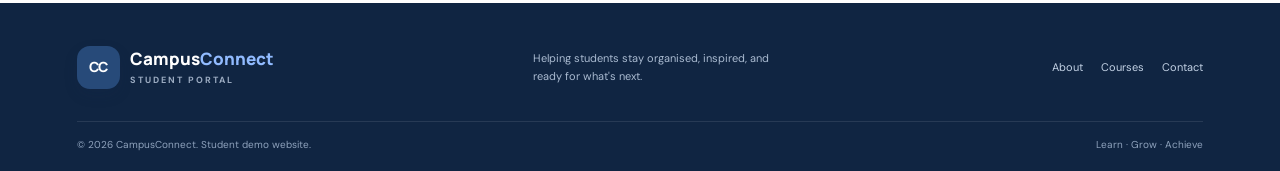
<file: student_portal_website/about.html>
<!DOCTYPE html>
<html lang="en">

<head>
    <meta charset="UTF-8">
    <meta name="viewport" content="width=device-width, initial-scale=1.0">
    <title>About | CampusConnect Student Portal</title>
    <link rel="stylesheet" href="style.css">
    <script src="about.js" defer></script>
</head>

<body>
    <header class="site-header"><a class="brand" href="index.html"><span class="brand-mark">CC</span><span>Campus<span
                    class="brand-accent">Connect</span><small>STUDENT PORTAL</small></span></a><input class="nav-toggle"
            type="checkbox" id="nav-toggle" aria-label="Toggle navigation"><label class="nav-toggle-label"
            for="nav-toggle"><span></span><span></span><span></span></label>
        <nav class="main-nav"><a href="index.html">Home</a><a class="active" href="about.html">About</a><a
                href="courses.html">Courses</a><a href="timetable.html">Timetable</a><a
                href="results.html">Results</a><a href="contact.html">Contact</a></nav>
    </header>
    <main>
        <section class="page-hero"><span class="eyebrow light">GET TO KNOW US</span>
            <h1>A little about <span>CampusConnect.</span></h1>
            <p>A student-first space designed to make campus life simpler, clearer, and more connected.</p>
            <div class="breadcrumb"><a href="index.html">Home</a><span>/</span> About</div>
        </section>
        <section class="section split-section">
            <div class="split-copy"><span class="eyebrow">OUR PURPOSE</span>
                <h2>One place for your whole academic journey.</h2>
                <p class="muted">CampusConnect is a sample student portal concept that brings essential academic
                    information together. Instead of searching across different pages, students can find course
                    information, class schedules, results, and support links through a simple, consistent interface.</p>
                <p class="muted">The goal is to help students spend less time looking for information and more time
                    learning, collaborating, and building their future.</p><a class="btn btn-primary"
                    href="courses.html">Explore the portal →</a>
            </div>
            <div class="about-visual">
                <div class="visual-window">
                    <div class="window-dots"><i></i><i></i><i></i></div>
                    <div class="visual-avatar">CC</div>
                    <h3>Your goals, in focus.</h3>
                    <p>Plan well. Learn deeply. Grow every day.</p>
                    <div class="visual-progress"><span></span></div>
                    <div class="visual-chips"><b>LEARN</b><b>CONNECT</b><b>ACHIEVE</b></div>
                </div>
                <div class="floating-bubble bubble-a">✦</div>
                <div class="floating-bubble bubble-b">✓</div>
            </div>
        </section>
        <section class="section section-tint">
            <div class="section-heading centered">
                <div><span class="eyebrow">WHAT GUIDES US</span>
                    <h2>Built around students</h2>
                    <p class="muted">Three ideas behind the CampusConnect experience.</p>
                </div>
            </div>
            <div class="feature-grid">
                <article class="feature-card">
                    <div class="feature-icon blue">◎</div>
                    <h3>Clarity</h3>
                    <p>Present academic information in a clean and easy-to-understand format.</p>
                </article>
                <article class="feature-card">
                    <div class="feature-icon green">↗</div>
                    <h3>Progress</h3>
                    <p>Help students keep track of their learning, schedule, and achievements.</p>
                </article>
                <article class="feature-card">
                    <div class="feature-icon orange">♡</div>
                    <h3>Community</h3>
                    <p>Make it easier to find support and feel connected to campus life.</p>
                </article>
            </div>
        </section>
        <section class="section callout">
            <h2>Ready to explore your student space?</h2>
            <p>Start with your courses and build a plan for the semester.</p><a class="btn btn-white"
                href="courses.html">Browse courses →</a>
        </section>
    </main>
    <footer class="site-footer">
        <div class="footer-top"><a class="brand footer-brand" href="index.html"><span
                    class="brand-mark">CC</span><span>Campus<span class="brand-accent">Connect</span><small>STUDENT
                        PORTAL</small></span></a>
            <p>Helping students stay organised, inspired, and ready for what's next.</p>
            <div class="footer-links"><a href="about.html">About</a><a href="courses.html">Courses</a><a
                    href="contact.html">Contact</a></div>
        </div>
        <div class="footer-bottom"><span>© 2026 CampusConnect. Student demo website.</span><span>Learn · Grow ·
                Achieve</span></div>
    </footer>
</body>

</html>
</file>
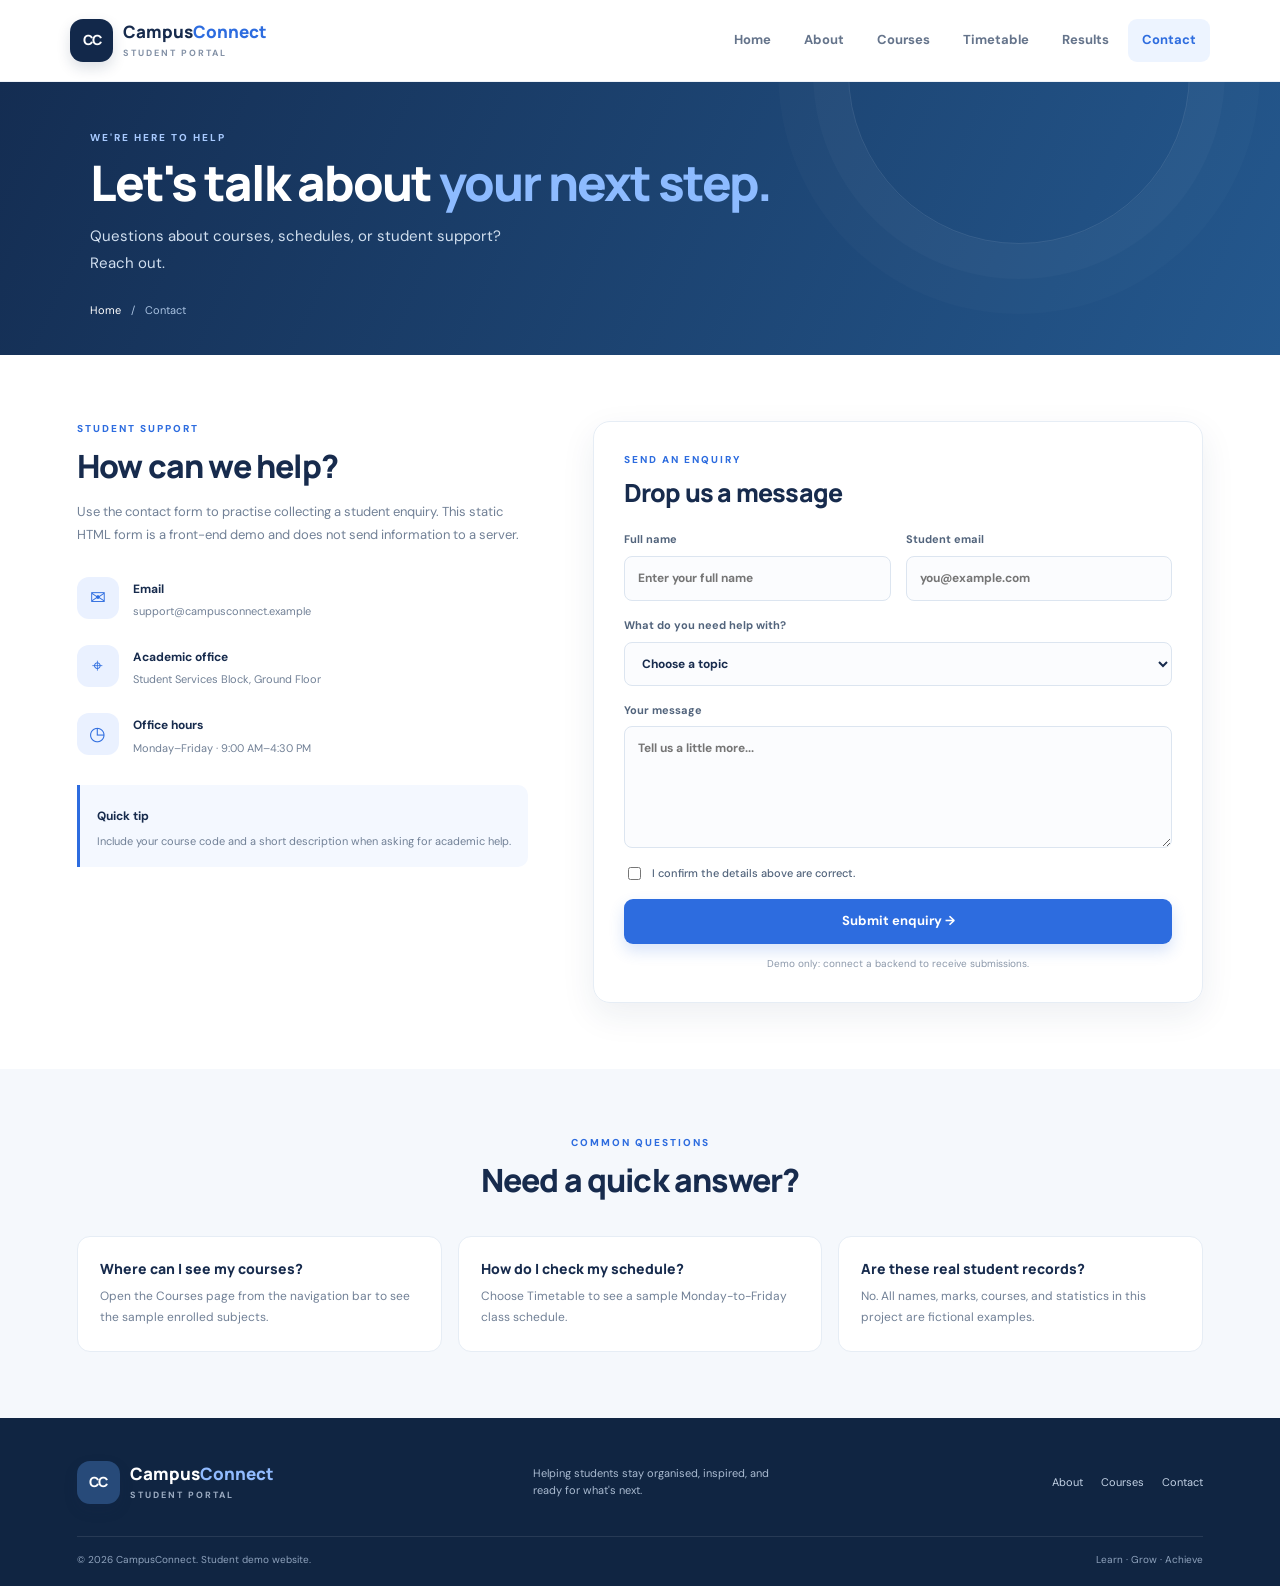
<file: student_portal_website/contact.html>
<!DOCTYPE html>
<html lang="en">

<head>
    <meta charset="UTF-8">
    <meta name="viewport" content="width=device-width, initial-scale=1.0">
    <title>Contact | CampusConnect Student Portal</title>
    <link rel="stylesheet" href="style.css">
    <script src="contact.js" defer></script>
</head>

<body>
    <header class="site-header"><a class="brand" href="index.html"><span class="brand-mark">CC</span><span>Campus<span
                    class="brand-accent">Connect</span><small>STUDENT PORTAL</small></span></a><input class="nav-toggle"
            type="checkbox" id="nav-toggle" aria-label="Toggle navigation"><label class="nav-toggle-label"
            for="nav-toggle"><span></span><span></span><span></span></label>
        <nav class="main-nav"><a href="index.html">Home</a><a href="about.html">About</a><a
                href="courses.html">Courses</a><a href="timetable.html">Timetable</a><a
                href="results.html">Results</a><a class="active" href="contact.html">Contact</a></nav>
    </header>
    <main>
        <section class="page-hero compact-hero"><span class="eyebrow light">WE'RE HERE TO HELP</span>
            <h1>Let's talk about <span>your next step.</span></h1>
            <p>Questions about courses, schedules, or student support? Reach out.</p>
            <div class="breadcrumb"><a href="index.html">Home</a><span>/</span> Contact</div>
        </section>
        <section class="section contact-layout">
            <div class="contact-copy"><span class="eyebrow">STUDENT SUPPORT</span>
                <h2>How can we help?</h2>
                <p class="muted">Use the contact form to practise collecting a student enquiry. This static HTML form is
                    a front-end demo and does not send information to a server.</p>
                <div class="contact-info">
                    <div class="contact-icon">✉</div>
                    <div><strong>Email</strong>
                        <p>support@campusconnect.example</p>
                    </div>
                </div>
                <div class="contact-info">
                    <div class="contact-icon">⌖</div>
                    <div><strong>Academic office</strong>
                        <p>Student Services Block, Ground Floor</p>
                    </div>
                </div>
                <div class="contact-info">
                    <div class="contact-icon">◷</div>
                    <div><strong>Office hours</strong>
                        <p>Monday–Friday · 9:00 AM–4:30 PM</p>
                    </div>
                </div>
                <div class="support-note"><strong>Quick tip</strong>
                    <p>Include your course code and a short description when asking for academic help.</p>
                </div>
            </div>
            <form class="contact-form" action="#" method="get"><span class="eyebrow">SEND AN ENQUIRY</span>
                <h2>Drop us a message</h2>
                <div class="form-row"><label>Full name<input type="text" name="name" placeholder="Enter your full name"
                            required></label><label>Student email<input type="email" name="email"
                            placeholder="you@example.com" required></label></div><label>What do you need help
                    with?<select name="topic" required>
                        <option value="">Choose a topic</option>
                        <option>Course registration</option>
                        <option>Timetable</option>
                        <option>Exam results</option>
                        <option>Technical support</option>
                        <option>Other enquiry</option>
                    </select></label><label>Your message<textarea name="message" rows="5"
                        placeholder="Tell us a little more..." required></textarea></label><label
                    class="checkbox-label"><input type="checkbox" required> I confirm the details above are
                    correct.</label><button class="btn btn-primary form-submit" type="submit">Submit enquiry →</button>
                <p class="form-note">Demo only: connect a backend to receive submissions.</p>
            </form>
        </section>
        <section class="section section-tint">
            <div class="section-heading centered">
                <div><span class="eyebrow">COMMON QUESTIONS</span>
                    <h2>Need a quick answer?</h2>
                </div>
            </div>
            <div class="faq-grid">
                <article class="faq-card">
                    <h3>Where can I see my courses?</h3>
                    <p>Open the Courses page from the navigation bar to see the sample enrolled subjects.</p>
                </article>
                <article class="faq-card">
                    <h3>How do I check my schedule?</h3>
                    <p>Choose Timetable to see a sample Monday-to-Friday class schedule.</p>
                </article>
                <article class="faq-card">
                    <h3>Are these real student records?</h3>
                    <p>No. All names, marks, courses, and statistics in this project are fictional examples.</p>
                </article>
            </div>
        </section>
    </main>
    <footer class="site-footer">
        <div class="footer-top"><a class="brand footer-brand" href="index.html"><span
                    class="brand-mark">CC</span><span>Campus<span class="brand-accent">Connect</span><small>STUDENT
                        PORTAL</small></span></a>
            <p>Helping students stay organised, inspired, and ready for what's next.</p>
            <div class="footer-links"><a href="about.html">About</a><a href="courses.html">Courses</a><a
                    href="contact.html">Contact</a></div>
        </div>
        <div class="footer-bottom"><span>© 2026 CampusConnect. Student demo website.</span><span>Learn · Grow ·
                Achieve</span></div>
    </footer>
</body>

</html>
</file>
<file: student_portal_website/style.css>
@import url('https://fonts.googleapis.com/css2?family=DM+Sans:wght@400;500;600;700&family=Manrope:wght@400;500;600;700;800&display=swap');

:root {
    --navy: #12284a;
    --navy-2: #1c3b66;
    --blue: #2d6cdf;
    --blue-dark: #2157bd;
    --ink: #172b4d;
    --muted: #718096;
    --line: #e6edf5;
    --paper: #ffffff;
    --soft: #f5f8fc;
    --mint: #dff7ec;
    --lavender: #ecebff;
    --peach: #fff0e4;
    --sky: #e4f3ff;
    --shadow: 0 12px 34px rgba(22, 51, 91, .08)
}

* {
    box-sizing: border-box
}

html {
    scroll-behavior: smooth
}

body {
    margin: 0;
    font-family: 'DM Sans', Arial, sans-serif;
    color: var(--ink);
    background: #fff;
    line-height: 1.6
}

a {
    color: inherit;
    text-decoration: none
}

button,
input,
select,
textarea {
    font: inherit
}

.site-header {
    height: 82px;
    padding: 0 clamp(20px, 5.5vw, 84px);
    display: flex;
    align-items: center;
    justify-content: space-between;
    gap: 25px;
    background: #fff;
    border-bottom: 1px solid #edf1f7;
    position: relative;
    z-index: 5
}

.brand {
    display: flex;
    align-items: center;
    gap: 10px;
    font-family: Manrope, sans-serif;
    font-weight: 800;
    font-size: 17px;
    line-height: 1.2;
    white-space: nowrap
}

.brand-mark {
    width: 43px;
    height: 43px;
    border-radius: 13px;
    background: var(--navy);
    color: #fff;
    display: grid;
    place-items: center;
    font-size: 14px;
    letter-spacing: -1px;
    box-shadow: 0 6px 14px #12284a25
}

.brand-accent {
    color: var(--blue)
}

.brand small {
    display: block;
    font: 700 9px 'DM Sans', sans-serif;
    letter-spacing: 2px;
    color: #8290a5;
    margin-top: 4px
}

.main-nav {
    display: flex;
    align-items: center;
    gap: 5px
}

.main-nav a {
    font-size: 13px;
    font-weight: 700;
    color: #65748b;
    padding: 11px 14px;
    border-radius: 9px;
    transition: .2s
}

.main-nav a:hover,
.main-nav a.active {
    background: #edf4ff;
    color: var(--blue)
}

.nav-toggle,
.nav-toggle-label {
    display: none
}

.hero {
    min-height: 420px;
    margin: 22px clamp(16px, 3.5vw, 52px) 0;
    border-radius: 22px;
    background: linear-gradient(115deg, #142d52 0%, #1c467a 66%, #2b67a7 100%);
    color: white;
    display: flex;
    align-items: center;
    justify-content: space-between;
    overflow: hidden;
    padding: 55px clamp(28px, 6vw, 86px);
    position: relative
}

.hero:after {
    content: "";
    position: absolute;
    width: 500px;
    height: 500px;
    border-radius: 50%;
    border: 1px solid #ffffff16;
    right: -80px;
    top: -220px
}

.hero-content {
    max-width: 540px;
    position: relative;
    z-index: 2
}

.eyebrow {
    font-size: 10px;
    letter-spacing: 2px;
    font-weight: 800;
    color: var(--blue);
    display: block;
    margin-bottom: 10px
}

.eyebrow.light {
    color: #a8caff
}

.hero h1,
.page-hero h1 {
    font-family: Manrope, sans-serif;
    font-size: clamp(38px, 4.5vw, 60px);
    line-height: 1.12;
    letter-spacing: -2px;
    margin: 10px 0 18px;
    font-weight: 800
}

.hero h1 span,
.page-hero h1 span {
    color: #8dbbff
}

.hero p,
.page-hero>p {
    color: #d1dfef;
    max-width: 450px;
    font-size: 15px;
    line-height: 1.8
}

.hero-actions {
    display: flex;
    align-items: center;
    gap: 24px;
    margin-top: 28px
}

.btn {
    display: inline-flex;
    align-items: center;
    justify-content: center;
    gap: 12px;
    padding: 12px 19px;
    border-radius: 9px;
    border: 0;
    font-weight: 700;
    font-size: 13px;
    cursor: pointer;
    transition: transform .2s, background .2s
}

.btn:hover {
    transform: translateY(-2px)
}

.btn-white {
    background: #fff;
    color: var(--navy)
}

.btn-primary {
    background: var(--blue);
    color: white;
    box-shadow: 0 7px 15px #2d6cdf30
}

.btn-primary:hover {
    background: var(--blue-dark)
}

.text-link {
    font-size: 12px;
    font-weight: 700
}

.light-link {
    color: #d9e8ff
}

.hero-art {
    width: 360px;
    height: 300px;
    position: relative;
    flex-shrink: 0
}

.art-orbit {
    position: absolute;
    border: 1px solid #ffffff35;
    border-radius: 50%;
    transform: rotate(-25deg)
}

.orbit-one {
    width: 330px;
    height: 210px;
    top: 35px;
    left: 0
}

.orbit-two {
    width: 260px;
    height: 310px;
    top: -2px;
    left: 38px;
    transform: rotate(28deg)
}

.art-sun {
    position: absolute;
    width: 130px;
    height: 130px;
    background: linear-gradient(135deg, #ffd89b, #ffad7c);
    border-radius: 50%;
    top: 25px;
    right: 35px;
    box-shadow: 0 0 70px #ffc28b33
}

.art-book {
    position: absolute;
    bottom: 35px;
    left: 50px;
    width: 210px;
    height: 115px;
    border-radius: 12px 12px 20px 20px;
    transform: skewY(-9deg) rotate(-3deg);
    box-shadow: 0 20px 30px #061a303d
}

.book-back {
    background: #8ab8ff;
    left: 68px;
    bottom: 48px
}

.book-front {
    background: linear-gradient(130deg, #fff, #e5efff);
    border: 5px solid #d5e4ff
}

.book-front:before {
    content: "";
    position: absolute;
    left: 50%;
    top: 0;
    height: 100%;
    border-left: 2px solid #c5d5ec
}

.art-cap {
    position: absolute;
    top: 36px;
    left: 95px;
    font-size: 75px;
    color: #fff;
    transform: rotate(-14deg);
    text-shadow: 0 8px 20px #12284a50
}

.art-note {
    position: absolute;
    right: 0;
    bottom: 40px;
    background: #ffffffed;
    color: var(--navy);
    padding: 13px 17px;
    border-radius: 10px;
    font-size: 10px;
    font-weight: 800;
    letter-spacing: 1px;
    line-height: 1.7;
    box-shadow: var(--shadow);
    transform: rotate(5deg)
}

.art-dot {
    position: absolute;
    width: 12px;
    height: 12px;
    border-radius: 50%;
    background: #b8f0d9
}

.dot-one {
    top: 16px;
    left: 45px
}

.dot-two {
    bottom: 95px;
    right: 20px;
    background: #ffc58e
}

.dot-three {
    top: 105px;
    left: 5px;
    background: #a7b7ff
}

.section {
    padding: 66px clamp(20px, 6vw, 88px)
}

.section-tint {
    background: var(--soft)
}

.section-heading {
    display: flex;
    align-items: end;
    justify-content: space-between;
    gap: 20px;
    margin-bottom: 28px
}

.section-heading h2,
.split-copy h2,
.result-summary h2,
.contact-copy h2,
.contact-form h2 {
    font: 800 clamp(24px, 3vw, 32px)/1.2 Manrope, sans-serif;
    letter-spacing: -.8px;
    margin: 0 0 8px
}

.muted {
    color: var(--muted);
    font-size: 13px;
    margin: 0;
    line-height: 1.8
}

.term-pill {
    font-size: 10px;
    letter-spacing: .8px;
    font-weight: 800;
    color: #526680;
    background: #eef3fa;
    padding: 9px 13px;
    border-radius: 30px;
    white-space: nowrap
}

.stats-grid {
    display: grid;
    grid-template-columns: repeat(4, 1fr);
    gap: 16px
}

.stat-card {
    padding: 22px 22px 19px;
    border: 1px solid var(--line);
    border-radius: 15px;
    background: #fff;
    box-shadow: 0 4px 16px #1a355908
}

.stat-icon,
.feature-icon {
    width: 42px;
    height: 42px;
    display: grid;
    place-items: center;
    border-radius: 12px;
    font-size: 20px;
    font-weight: 800;
    margin-bottom: 19px
}

.lavender {
    background: var(--lavender);
    color: #6555d8
}

.mint {
    background: var(--mint);
    color: #14845b
}

.peach {
    background: var(--peach);
    color: #d77532
}

.sky {
    background: var(--sky);
    color: #2d75bb
}

.stat-label {
    font-size: 12px;
    color: #728198;
    display: block
}

.stat-card strong {
    display: block;
    font: 800 31px Manrope, sans-serif;
    letter-spacing: -1px;
    margin: 4px 0
}

.small-unit {
    font-size: 15px;
    color: #8794a8;
    margin-left: 2px
}

.stat-foot {
    font-size: 10px;
    color: #8390a3
}

.stat-foot.positive {
    color: #16835c
}

.stat-time {
    font-size: 21px !important;
    letter-spacing: -.5px !important;
    margin: 10px 0 !important
}

.feature-grid {
    display: grid;
    grid-template-columns: repeat(3, 1fr);
    gap: 18px
}

.feature-card {
    background: #fff;
    border: 1px solid var(--line);
    padding: 25px;
    border-radius: 16px;
    box-shadow: 0 5px 20px #19345c06;
    transition: .2s
}

.feature-card:hover {
    transform: translateY(-4px);
    box-shadow: var(--shadow);
    border-color: #c8d9f3
}

.feature-icon {
    margin-bottom: 15px
}

.feature-icon.blue {
    background: #e5efff;
    color: #2d6cdf
}

.feature-icon.green {
    background: #dff7ec;
    color: #16835c
}

.feature-icon.orange {
    background: #fff0e4;
    color: #d77532
}

.feature-card h3,
.course-card h3,
.faq-card h3 {
    font: 800 17px Manrope, sans-serif;
    margin: 0 0 8px
}

.feature-card p {
    font-size: 12px;
    color: var(--muted);
    line-height: 1.8;
    margin: 0 0 20px
}

.card-arrow {
    font-size: 12px;
    color: var(--blue);
    font-weight: 800
}

.notice-section {
    display: flex;
    align-items: center;
    gap: 20px;
    border: 1px solid #dce8fb;
    background: linear-gradient(100deg, #f1f6ff, #fff);
    border-radius: 17px;
    padding: 25px 28px;
    margin: 0 clamp(20px, 6vw, 88px) 65px
}

.notice-icon {
    width: 45px;
    height: 45px;
    border-radius: 13px;
    display: grid;
    place-items: center;
    background: #e0ebff;
    color: var(--blue);
    font-size: 22px;
    flex-shrink: 0
}

.notice-section h2 {
    font: 800 18px Manrope, sans-serif;
    margin: 0 0 5px
}

.notice-section .btn {
    margin-left: auto;
    white-space: nowrap
}

.site-footer {
    background: #102542;
    color: #d5e1f0;
    padding: 36px clamp(20px, 6vw, 88px) 18px
}

.footer-top {
    display: flex;
    align-items: center;
    justify-content: space-between;
    gap: 25px;
    padding-bottom: 25px
}

.footer-brand {
    color: #fff
}

.footer-brand .brand-mark {
    background: #274a79
}

.footer-brand .brand-accent {
    color: #91bbff
}

.footer-brand small {
    color: #9cacc2
}

.footer-top>p {
    font-size: 11px;
    color: #aabbd1;
    max-width: 260px
}

.footer-links {
    display: flex;
    gap: 18px
}

.footer-links a {
    font-size: 11px;
    color: #c3d2e5
}

.footer-links a:hover {
    color: #fff
}

.footer-bottom {
    border-top: 1px solid #ffffff19;
    padding-top: 15px;
    display: flex;
    justify-content: space-between;
    gap: 15px;
    color: #8fa3bd;
    font-size: 10px
}

.page-hero {
    padding: 62px clamp(20px, 7vw, 100px) 45px;
    background: linear-gradient(115deg, #142d52, #24588e);
    color: #fff;
    position: relative;
    overflow: hidden
}

.page-hero:after {
    content: "";
    position: absolute;
    width: 340px;
    height: 340px;
    border: 1px solid #ffffff1a;
    border-radius: 50%;
    right: 7%;
    top: -180px;
    box-shadow: 0 0 0 35px #ffffff06, 0 0 0 70px #ffffff04
}

.page-hero h1 {
    font-size: clamp(35px, 4vw, 49px);
    margin: 6px 0 12px
}

.page-hero>p {
    margin: 0
}

.breadcrumb {
    display: flex;
    gap: 10px;
    align-items: center;
    margin-top: 25px;
    color: #a9c2e1;
    font-size: 11px
}

.breadcrumb a {
    color: #fff
}

.compact-hero {
    padding-top: 48px;
    padding-bottom: 36px
}

.split-section {
    display: grid;
    grid-template-columns: 1fr 1fr;
    align-items: center;
    gap: 70px
}

.split-copy p {
    margin: 18px 0
}

.split-copy .btn {
    margin-top: 10px
}

.about-visual {
    min-height: 330px;
    background: linear-gradient(140deg, #e8f0ff, #f8fbff);
    border-radius: 25px;
    display: grid;
    place-items: center;
    position: relative;
    overflow: hidden
}

.visual-window {
    width: min(75%, 360px);
    background: #fff;
    border: 1px solid #e2eaf5;
    border-radius: 17px;
    padding: 24px;
    box-shadow: 0 20px 50px #1c3b6620;
    transform: rotate(-3deg)
}

.window-dots {
    display: flex;
    gap: 5px;
    margin-bottom: 23px
}

.window-dots i {
    width: 7px;
    height: 7px;
    border-radius: 50%;
    background: #d8e0ec
}

.window-dots i:first-child {
    background: #ffb5a8
}

.window-dots i:nth-child(2) {
    background: #ffda91
}

.window-dots i:nth-child(3) {
    background: #91dfbd
}

.visual-avatar {
    width: 54px;
    height: 54px;
    display: grid;
    place-items: center;
    border-radius: 17px;
    background: var(--navy);
    color: #fff;
    font-weight: 800;
    margin-bottom: 16px
}

.visual-window h3 {
    font: 800 20px Manrope;
    margin: 0 0 5px
}

.visual-window p {
    font-size: 11px;
    color: var(--muted)
}

.visual-progress {
    height: 7px;
    border-radius: 10px;
    background: #edf2f8;
    margin: 20px 0
}

.visual-progress span {
    display: block;
    width: 72%;
    height: 100%;
    background: linear-gradient(90deg, #2d6cdf, #8dbbff);
    border-radius: 10px
}

.visual-chips {
    display: flex;
    gap: 6px
}

.visual-chips b {
    font-size: 8px;
    letter-spacing: .6px;
    background: #edf4ff;
    color: #2d6cdf;
    padding: 7px;
    border-radius: 5px
}

.floating-bubble {
    position: absolute;
    width: 44px;
    height: 44px;
    border-radius: 14px;
    display: grid;
    place-items: center;
    background: #fff;
    box-shadow: var(--shadow);
    font-size: 20px;
    color: var(--blue)
}

.bubble-a {
    top: 50px;
    right: 50px
}

.bubble-b {
    bottom: 48px;
    left: 50px;
    background: #dff7ec;
    color: #16835c
}

.centered {
    justify-content: center;
    text-align: center
}

.centered .muted {
    margin-top: 5px
}

.callout {
    margin: 0 clamp(20px, 6vw, 88px) 65px;
    border-radius: 18px;
    background: linear-gradient(120deg, #1b3d69, #2d6cdf);
    color: #fff;
    text-align: center;
    padding: 42px 25px
}

.callout h2 {
    font: 800 27px Manrope;
    margin: 0 0 8px
}

.callout p {
    color: #d5e5ff;
    font-size: 13px;
    margin: 0 0 22px
}

.course-grid {
    display: grid;
    grid-template-columns: repeat(3, 1fr);
    gap: 19px
}

.course-search {
    display: grid;
    gap: 5px;
    flex: 1;
    min-width: 180px;
    color: #526680;
    font-size: 10px;
    font-weight: 700
}

.course-search input {
    width: 100%;
    min-width: 0
}

.course-card {
    border: 1px solid var(--line);
    border-radius: 15px;
    overflow: hidden;
    background: #fff;
    box-shadow: 0 5px 18px #12284a08
}

.course-top {
    height: 150px;
    padding: 14px;
    position: relative;
    display: flex;
    align-items: flex-start;
    justify-content: flex-end;
    overflow: hidden;
    background: #e8f0ff
}

.course-top::after {
    position: absolute;
    inset: 0;
    content: "";
    background: linear-gradient(180deg, #10213b4d, transparent 48%)
}

.course-image {
    position: absolute;
    inset: 0;
    width: 100%;
    height: 100%;
    object-fit: cover;
    transition: transform .35s ease
}

.course-card:hover .course-image {
    transform: scale(1.04)
}

.course-blue {
    background: #e8f0ff
}

.course-green {
    background: #e2f8ee
}

.course-orange {
    background: #fff0e4
}

.course-purple {
    background: #efedff
}

.course-pink {
    background: #ffedf3
}

.course-teal {
    background: #e0f8f7
}

.course-code {
    position: relative;
    z-index: 1;
    font-size: 10px;
    font-weight: 800;
    letter-spacing: .5px;
    color: #263b58;
    background: #fffffff0;
    padding: 6px 8px;
    border-radius: 6px;
    box-shadow: 0 2px 8px #10213b26
}

.course-body {
    padding: 20px
}

.tag {
    font-size: 9px;
    font-weight: 800;
    letter-spacing: .7px;
    padding: 5px 8px;
    border-radius: 5px
}

.tag-blue {
    background: #e7efff;
    color: #2d6cdf
}

.tag-green {
    background: #e1f8ed;
    color: #16835c
}

.tag-orange {
    background: #fff0e4;
    color: #c76a28
}

.tag-purple {
    background: #efedff;
    color: #6555d8
}

.tag-pink {
    background: #ffedf3;
    color: #bf4776
}

.tag-teal {
    background: #e0f8f7;
    color: #137f7b
}

.course-card h3 {
    margin: 13px 0 4px
}

.course-body>p {
    font-size: 12px;
    color: var(--muted);
    margin: 0 0 17px
}

.course-meta {
    display: flex;
    justify-content: space-between;
    gap: 10px;
    border-top: 1px solid var(--line);
    border-bottom: 1px solid var(--line);
    padding: 12px 0;
    font-size: 10px;
    color: #7b899d
}

.progress-label {
    display: flex;
    justify-content: space-between;
    margin: 15px 0 7px;
    font-size: 10px;
    color: #8491a4
}

.progress-label b {
    color: var(--ink)
}

.progress-track {
    height: 6px;
    background: #edf2fa;
    border-radius: 8px;
    overflow: hidden
}

.progress-track span {
    display: block;
    height: 100%;
    background: #2d6cdf;
    border-radius: 8px
}

.green-track span {
    background: #22a879
}

.orange-track span {
    background: #e68a48
}

.purple-track span {
    background: #7665dc
}

.pink-track span {
    background: #d96594
}

.teal-track span {
    background: #18a5a0
}

.no-margin {
    margin: 0
}

.table-wrap {
    overflow-x: auto;
    border: 1px solid var(--line);
    border-radius: 13px;
    box-shadow: 0 5px 18px #12284a08
}

.data-table {
    width: 100%;
    border-collapse: collapse;
    min-width: 720px;
    text-align: left
}

.data-table thead {
    background: #193a67;
    color: #fff
}

.data-table th {
    font-size: 11px;
    font-weight: 700;
    padding: 15px 17px;
    white-space: nowrap
}

.data-table td {
    font-size: 12px;
    padding: 14px 17px;
    border-bottom: 1px solid #edf1f6;
    color: #596b83
}

.data-table tbody tr:last-child td,
.data-table tbody tr:last-child th {
    border-bottom: 0
}

.data-table tbody tr:nth-child(even) {
    background: #fbfcfe
}

.data-table tbody tr:hover {
    background: #f4f8ff
}

.data-table tbody th {
    color: #53657e;
    background: #f9fbfe
}

.timetable-table {
    min-width: 950px
}

.timetable-table th,
.timetable-table td {
    padding: 12px 10px
}

.class-block {
    display: block;
    min-width: 112px;
    padding: 9px;
    border-radius: 7px;
    font-size: 10px;
    font-weight: 700;
    line-height: 1.4
}

.class-block small {
    display: block;
    font-size: 9px;
    font-weight: 500;
    margin-top: 5px;
    opacity: .8
}

.blue-block {
    background: #e7efff;
    color: #245cb7
}

.green-block {
    background: #e0f7ed;
    color: #16835c
}

.orange-block {
    background: #fff0e4;
    color: #bb6428
}

.purple-block {
    background: #efedff;
    color: #6555d8
}

.pink-block {
    background: #ffedf3;
    color: #bb4777
}

.break-cell {
    text-align: center !important;
    background: #f6f9fd;
    color: #8491a4 !important;
    font-weight: 700;
    letter-spacing: .5px
}

.schedule-legend {
    display: flex;
    flex-wrap: wrap;
    gap: 22px;
    margin-top: 20px;
    color: #75849a;
    font-size: 11px
}

.schedule-legend span {
    display: flex;
    align-items: center;
    gap: 7px
}

.legend-dot {
    width: 8px;
    height: 8px;
    border-radius: 50%;
    display: inline-block
}

.blue-dot {
    background: #2d6cdf
}

.green-dot {
    background: #22a879
}

.orange-dot {
    background: #e68a48
}

.purple-dot {
    background: #7665dc
}

.result-summary {
    display: flex;
    align-items: center;
    justify-content: space-between;
    gap: 20px;
    margin-bottom: 28px
}

.cgpa-circle {
    width: 112px;
    height: 112px;
    border: 7px solid #e0ebff;
    outline: 2px solid #2d6cdf;
    border-radius: 50%;
    display: flex;
    flex-direction: column;
    align-items: center;
    justify-content: center;
    flex-shrink: 0
}

.cgpa-circle strong {
    font: 800 30px Manrope;
    color: var(--blue)
}

.cgpa-circle span {
    font-size: 9px;
    color: var(--muted);
    font-weight: 700
}

.result-stats {
    margin-bottom: 42px
}

.table-title {
    font: 800 20px Manrope;
    margin: 0 0 16px
}

.grade {
    display: inline-block;
    min-width: 32px;
    text-align: center;
    padding: 4px 7px;
    border-radius: 6px;
    font-weight: 800;
    font-size: 10px
}

.grade-a {
    background: #e0f7ed;
    color: #16835c
}

.grade-b {
    background: #e7efff;
    color: #2d6cdf
}

.status-pass {
    color: #16835c;
    background: #e4f8ef;
    border-radius: 20px;
    padding: 5px 8px;
    font-size: 10px;
    font-weight: 700
}

.table-note {
    font-size: 10px;
    color: #8491a4;
    margin-top: 12px
}

.contact-layout {
    display: grid;
    grid-template-columns: .85fr 1.15fr;
    gap: 65px;
    align-items: start
}

.contact-copy>p {
    margin: 14px 0 28px
}

.contact-info {
    display: flex;
    align-items: center;
    gap: 14px;
    margin: 22px 0
}

.contact-icon {
    width: 42px;
    height: 42px;
    border-radius: 12px;
    display: grid;
    place-items: center;
    background: #eaf1ff;
    color: var(--blue);
    font-size: 19px;
    flex-shrink: 0
}

.contact-info strong {
    font-size: 12px
}

.contact-info p {
    font-size: 11px;
    color: var(--muted);
    margin: 3px 0 0
}

.support-note {
    margin-top: 28px;
    padding: 17px;
    border-left: 3px solid var(--blue);
    background: #f4f8ff;
    border-radius: 0 10px 10px 0
}

.support-note strong {
    font-size: 12px
}

.support-note p {
    font-size: 11px;
    color: var(--muted);
    margin: 5px 0 0
}

.contact-form {
    padding: 30px;
    border: 1px solid var(--line);
    border-radius: 17px;
    box-shadow: var(--shadow)
}

.contact-form h2 {
    font-size: 25px;
    margin-bottom: 23px
}

.contact-form label {
    display: block;
    font-size: 11px;
    font-weight: 700;
    color: #52647c;
    margin-bottom: 16px
}

.form-row {
    display: grid;
    grid-template-columns: 1fr 1fr;
    gap: 15px
}

.contact-form input:not([type=checkbox]),
.contact-form select,
.contact-form textarea {
    display: block;
    width: 100%;
    margin-top: 7px;
    padding: 12px 13px;
    border: 1px solid #dce5f0;
    border-radius: 8px;
    background: #fbfcfe;
    color: var(--ink);
    font-size: 12px;
    outline: none
}

.contact-form input:focus,
.contact-form select:focus,
.contact-form textarea:focus {
    border-color: #6b9cec;
    box-shadow: 0 0 0 3px #2d6cdf15
}

.contact-form textarea {
    resize: vertical
}

.contact-form .checkbox-label {
    display: flex;
    align-items: center;
    gap: 8px;
    font-weight: 500
}

.checkbox-label input {
    accent-color: var(--blue)
}

.form-submit {
    width: 100%
}

.form-note {
    font-size: 10px;
    color: #8b98aa;
    text-align: center;
    margin: 12px 0 0
}

.faq-grid {
    display: grid;
    grid-template-columns: repeat(3, 1fr);
    gap: 16px
}

.faq-card {
    background: #fff;
    border: 1px solid var(--line);
    border-radius: 13px;
    padding: 22px
}

.faq-card h3 {
    font-size: 14px
}

.faq-card p {
    font-size: 12px;
    color: var(--muted);
    line-height: 1.8;
    margin: 0
}

@media(max-width:1000px) {
    .site-header {
        padding: 0 25px
    }

    .main-nav a {
        padding: 10px 9px;
        font-size: 12px
    }

    .hero {
        padding: 45px 40px
    }

    .hero-art {
        transform: scale(.85);
        transform-origin: center right;
        margin-left: -20px
    }

    .section {
        padding: 55px 30px
    }

    .notice-section {
        margin-left: 30px;
        margin-right: 30px
    }

    .course-grid {
        grid-template-columns: repeat(2, 1fr)
    }

    .split-section,
    .contact-layout {
        gap: 35px
    }

    .footer-top {
        flex-wrap: wrap
    }
}

@media(max-width:760px) {
    .site-header {
        height: 72px;
        padding: 0 20px
    }

    .brand {
        font-size: 15px
    }

    .brand-mark {
        width: 39px;
        height: 39px
    }

    .nav-toggle-label {
        display: flex;
        flex-direction: column;
        gap: 5px;
        padding: 10px;
        cursor: pointer
    }

    .nav-toggle-label span {
        display: block;
        width: 23px;
        height: 2px;
        background: var(--navy);
        border-radius: 2px
    }

    .main-nav {
        display: none;
        position: absolute;
        top: 71px;
        left: 0;
        right: 0;
        background: #fff;
        padding: 12px 20px 20px;
        border-bottom: 1px solid var(--line);
        box-shadow: 0 12px 20px #12284a12;
        flex-direction: column;
        align-items: stretch
    }

    .main-nav a {
        padding: 12px
    }

    .nav-toggle:checked~.main-nav {
        display: flex
    }

    .hero {
        margin: 12px 12px 0;
        padding: 38px 25px 26px;
        min-height: 0;
        display: block
    }

    .hero h1 {
        font-size: 43px
    }

    .hero p {
        font-size: 13px
    }

    .hero-actions {
        flex-wrap: wrap;
        gap: 16px
    }

    .hero-art {
        height: 210px;
        width: 100%;
        max-width: 330px;
        margin: 15px auto 0;
        transform: scale(.8);
        transform-origin: top center
    }

    .section {
        padding: 45px 20px
    }

    .section-heading {
        align-items: start;
        flex-direction: column
    }

    .term-pill {
        white-space: normal
    }

    .course-tools {
        width: 100%;
        flex-wrap: wrap
    }

    .course-search {
        flex: 1;
        min-width: 180px
    }

    .course-search input {
        width: 100%
    }

    .stats-grid {
        grid-template-columns: repeat(2, 1fr);
        gap: 11px
    }

    .stat-card {
        padding: 17px
    }

    .stat-card strong {
        font-size: 27px
    }

    .feature-grid,
    .faq-grid {
        grid-template-columns: 1fr
    }

    .feature-card {
        padding: 22px
    }

    .notice-section {
        margin: 0 20px 45px;
        align-items: flex-start;
        flex-wrap: wrap;
        padding: 20px
    }

    .notice-section>div:nth-child(2) {
        flex: 1;
        min-width: 180px
    }

    .notice-section .btn {
        margin: 0;
        width: 100%
    }

    .footer-top {
        align-items: flex-start;
        flex-direction: column;
        gap: 14px
    }

    .footer-top>p {
        margin: 0
    }

    .footer-bottom {
        flex-direction: column;
        gap: 5px
    }

    .page-hero {
        padding: 43px 22px 32px
    }

    .page-hero h1 {
        font-size: 37px;
        letter-spacing: -1.2px
    }

    .split-section,
    .contact-layout {
        grid-template-columns: 1fr;
        gap: 30px
    }

    .about-visual {
        min-height: 300px
    }

    .course-grid {
        grid-template-columns: 1fr
    }

    .result-summary {
        align-items: flex-start
    }

    .cgpa-circle {
        width: 95px;
        height: 95px
    }

    .result-stats {
        margin-bottom: 30px
    }

    .form-row {
        grid-template-columns: 1fr;
        gap: 0
    }

    .contact-form {
        padding: 22px
    }

    .callout {
        margin: 0 20px 45px
    }

    .callout h2 {
        font-size: 23px
    }

    .schedule-legend {
        gap: 12px
    }

    .centered {
        align-items: center
    }

    .contact-form h2 {
        font-size: 22px
    }
}

@media(prefers-reduced-motion:reduce) {
    html {
        scroll-behavior: auto
    }

    *,
    *:before,
    *:after {
        transition: none !important
    }
}
/* ===== JavaScript feature styles ===== */
.greeting{margin:0 0 14px;font-weight:600;color:#cfe0ff;font-size:15px}
.reveal{opacity:0;transform:translateY(24px);transition:opacity .7s ease,transform .7s ease}
.reveal.visible{opacity:1;transform:none}
.course-tools{display:flex;align-items:end;gap:14px;flex-wrap:wrap;margin:0}
.course-tools input{width:100%;min-width:0;padding:9px 12px;border:1px solid var(--line);border-radius:8px;font:inherit;font-size:12px;background:var(--paper);color:var(--ink)}
.course-tools input:focus{outline:2px solid var(--blue);border-color:transparent}
.no-results{text-align:center;padding:30px;color:var(--muted);font-weight:600}
.progress-track span{transition:width 1s ease}
.today-banner{margin:0 0 18px;padding:12px 18px;background:var(--sky);border-radius:12px;font-weight:600;color:var(--navy)}
.timetable-table .today-cell{background:#eef5ff;box-shadow:inset 0 0 0 2px #bcd4ff}
.timetable-table .now-row .today-cell{background:#d9e8ff;box-shadow:inset 0 0 0 2px var(--blue)}
.data-table tbody tr{cursor:pointer}
.data-table tr.top-row td{background:#f1fbf6}
.data-table tr.selected-row td{background:#eaf1ff}
.result-average{margin:16px 0 6px;font-weight:600;color:var(--navy)}
.field-error{display:block;margin-top:5px;color:#c53030;font-weight:600;font-size:13px}
.contact-form .invalid{border-color:#c53030}
.char-counter{display:block;text-align:right;margin-top:4px;color:var(--muted);font-size:12px}
.form-success{margin:16px 0 0;padding:14px 18px;background:var(--mint);border-radius:12px;color:#14633f;font-weight:600}
</file>
<file: Doodle blue Practice/style.css>
/* ===== BODY ===== */
body {
    font-family: 'Times New Roman', Times, serif;
    background: linear-gradient(135deg, #dff6ff, #a6e4ff, #eafaff);
    color: #123c69;
    margin: 0;
    padding: 30px 15px;
    text-align: left;
}

/* ===== MAIN CONTAINER ===== */
main {
    max-width: 650px;
    margin: 0 auto;
}

/* ===== FORM ===== */
form {
    background-color: rgba(255, 255, 255, 0.9);
    padding: 30px;
    border: 2px solid #69c9f5;
    border-radius: 18px;
    box-shadow: 0 8px 30px rgba(0, 140, 255, 0.2);
}

/* ===== LABELS ===== */
label {
    display: inline-block;
    font-size: 17px;
    font-weight: bold;
    margin-bottom: 6px;
}

/* ===== INPUTS, SELECT AND TEXTAREA ===== */
input:not([type="checkbox"]):not([type="radio"]):not([type="file"]),
select,
textarea {
    width: 100%;
    padding: 11px;
    margin-top: 5px;
    margin-bottom: 12px;
    border: 1.5px solid #80d8ff;
    border-radius: 8px;
    box-sizing: border-box;
    background-color: #f5fcff;
    color: #123c69;
    font-family: inherit;
    font-size: 16px;
    transition: 0.3s;
}

/* ===== INPUT FOCUS ===== */
input:focus,
select:focus,
textarea:focus {
    outline: none;
    border-color: #0077ff;
    box-shadow: 0 0 8px #80d8ff;
}

/* ===== TEXTAREA ===== */
textarea {
    resize: vertical;
}

/* ===== FILE INPUT ===== */
input[type="file"] {
    display: block;
    margin: 10px 0 18px;
    color: #123c69;
    font-family: inherit;
}

/* ===== FIELDSETS ===== */
fieldset {
    border: 1.5px solid #69c9f5;
    border-radius: 10px;
    padding: 15px;
    margin: 20px 0;
    background-color: #f0faff;
}

/* ===== LEGEND ===== */
legend {
    color: #0077b6;
    font-size: 19px;
    font-weight: bold;
    padding: 0 8px;
}

/* ===== CHECKBOX AND RADIO LABELS ===== */
fieldset label {
    font-weight: normal;
    margin: 6px 0;
    cursor: pointer;
}

/* ===== CHECKBOXES AND RADIO BUTTONS ===== */
input[type="checkbox"],
input[type="radio"] {
    accent-color: #009dff;
    margin-right: 8px;
    cursor: pointer;
}

/* ===== BUTTONS ===== */
button {
    background: linear-gradient(135deg, #00b4ff, #0077ff);
    color: white;
    padding: 12px 22px;
    border: none;
    border-radius: 9px;
    font-family: inherit;
    font-size: 16px;
    font-weight: bold;
    cursor: pointer;
    margin: 5px;
    box-shadow: 0 4px 12px rgba(0, 119, 255, 0.2);
    transition: 0.3s;
}

/* ===== BUTTON HOVER ===== */
button:hover {
    background: linear-gradient(135deg, #0077ff, #0047ab);
    transform: translateY(-2px);
    box-shadow: 0 6px 16px rgba(0, 119, 255, 0.3);
}

/* ===== RESET BUTTON ===== */
button[type="reset"] {
    background: linear-gradient(135deg, #72d6ff, #2196f3);
}

/* ===== RESET BUTTON HOVER ===== */
button[type="reset"]:hover {
    background: linear-gradient(135deg, #2196f3, #005bb5);
}

/* ===== RESPONSIVE DESIGN ===== */
@media (max-width: 600px) {
    body {
        padding: 15px 10px;
    }

    form {
        padding: 18px;
    }

    button {
        width: 100%;
        margin: 6px 0;
    }
}
</file>
